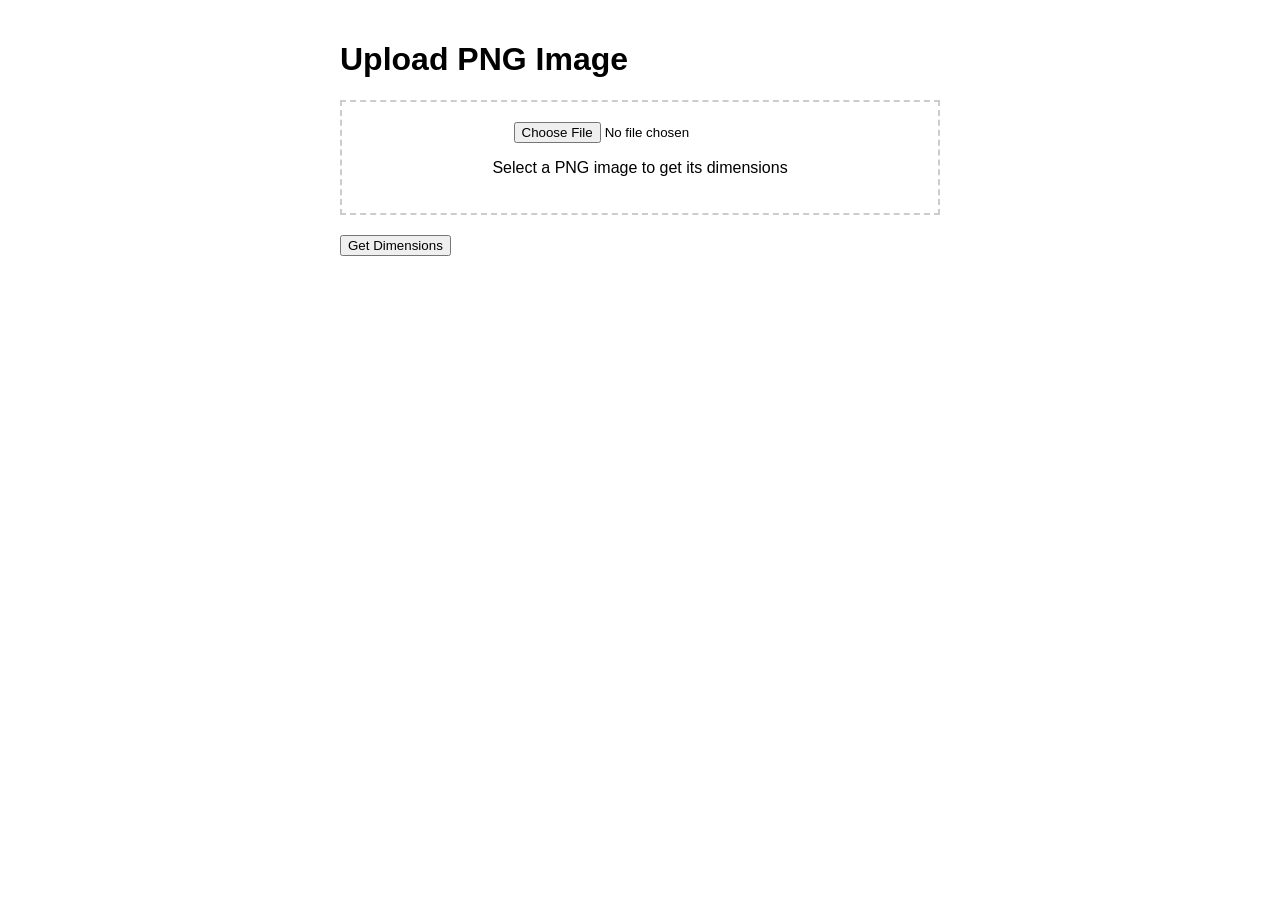
<file: img2size/index.html>
<!DOCTYPE html>
<html>
<head>
    <title>Image Size Detector</title>
    <style>
        body {
            font-family: Arial, sans-serif;
            max-width: 600px;
            margin: 0 auto;
            padding: 20px;
        }
        .upload-box {
            border: 2px dashed #ccc;
            padding: 20px;
            text-align: center;
            margin-bottom: 20px;
        }
        #result {
            margin-top: 20px;
            padding: 10px;
            border: 1px solid #ddd;
            display: none;
        }
    </style>
</head>
<body>
    <h1>Upload PNG Image</h1>
    <form id="uploadForm" enctype="multipart/form-data">
        <div class="upload-box">
            <input type="file" id="image" name="image" accept=".png" required>
            <p>Select a PNG image to get its dimensions</p>
        </div>
        <button type="submit">Get Dimensions</button>
    </form>
    
    <div id="result">
        <h3>Image Dimensions:</h3>
        <p>Width: <span id="width"></span>px</p>
        <p>Height: <span id="height"></span>px</p>
    </div>

    <script>
        document.getElementById('uploadForm').addEventListener('submit', async function(e) {
            e.preventDefault();
            
            const formData = new FormData();
            formData.append('image', document.getElementById('image').files[0]);
            
            try {
                const response = await fetch('/size2json', {
                    method: 'POST',
                    body: formData
                });
                
                const data = await response.json();
                
                if (data.width && data.height) {
                    document.getElementById('width').textContent = data.width;
                    document.getElementById('height').textContent = data.height;
                    document.getElementById('result').style.display = 'block';
                } else if (data.result) {
                    alert(data.result);
                }
            } catch (error) {
                alert('Error processing image');
            }
        });
    </script>
</body>
</html>
</file>
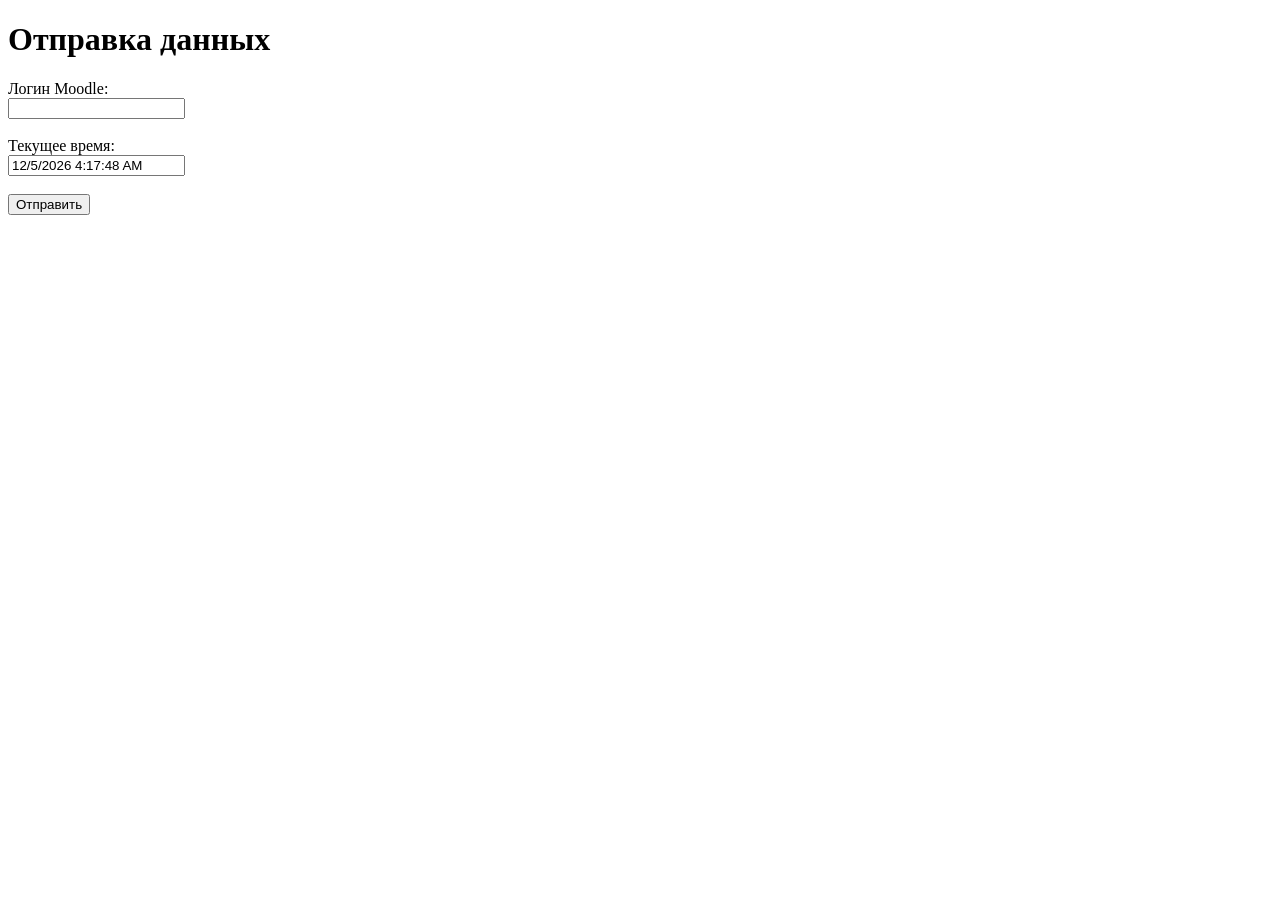
<file: comppract/Lr5/html/form.html>
<!DOCTYPE html>
<html>
<head>
    <title>Отправка данных</title>
    <meta charset="UTF-8">
</head>
<body>
    <h1>Отправка данных</h1>
    <form id="myForm" method="POST" action="/">
        <label for="login">Логин Moodle:</label><br>
        <input type="text" id="login" name="login" required><br><br>
        <label for="time">Текущее время:</label><br>
        <input type="text" id="time" name="time" readonly><br><br>
        <button type="submit">Отправить</button>
    </form>
    <div id="message"></div>

    <script>
        function updateTime() {
            const now = new Date();
            const formattedTime = now.toLocaleDateString() + ' ' + now.toLocaleTimeString();
            document.getElementById("time").value = formattedTime;
        }
        setInterval(updateTime, 1000);
        updateTime();

        document.getElementById("myForm").addEventListener("submit", function(event) {
            event.preventDefault(); // Предотвратить отправку формы по умолчанию

            const form = event.target; // Получаем форму
            const formData = new URLSearchParams(new FormData(form)); // Сериализуем данные формы

            fetch("/", {  // POST запрос к тому же адресу
                method: "POST",
                body: formData,
                headers: {
                    'Content-Type': 'application/x-www-form-urlencoded' // Важно
                }
            })
            .then(response => {
                if (response.ok) {
                    document.getElementById("message").innerText = "Данные успешно сохранены!";  // Отображаем сообщение
                } else {
                    document.getElementById("message").innerText = "Ошибка при отправке данных!";
                }
            })
            .catch(error => {
                console.error("Ошибка:", error);
                document.getElementById("message").innerText = "Произошла ошибка при отправке данных.";
            });
        });
    </script>
</body>
</html>
</file>
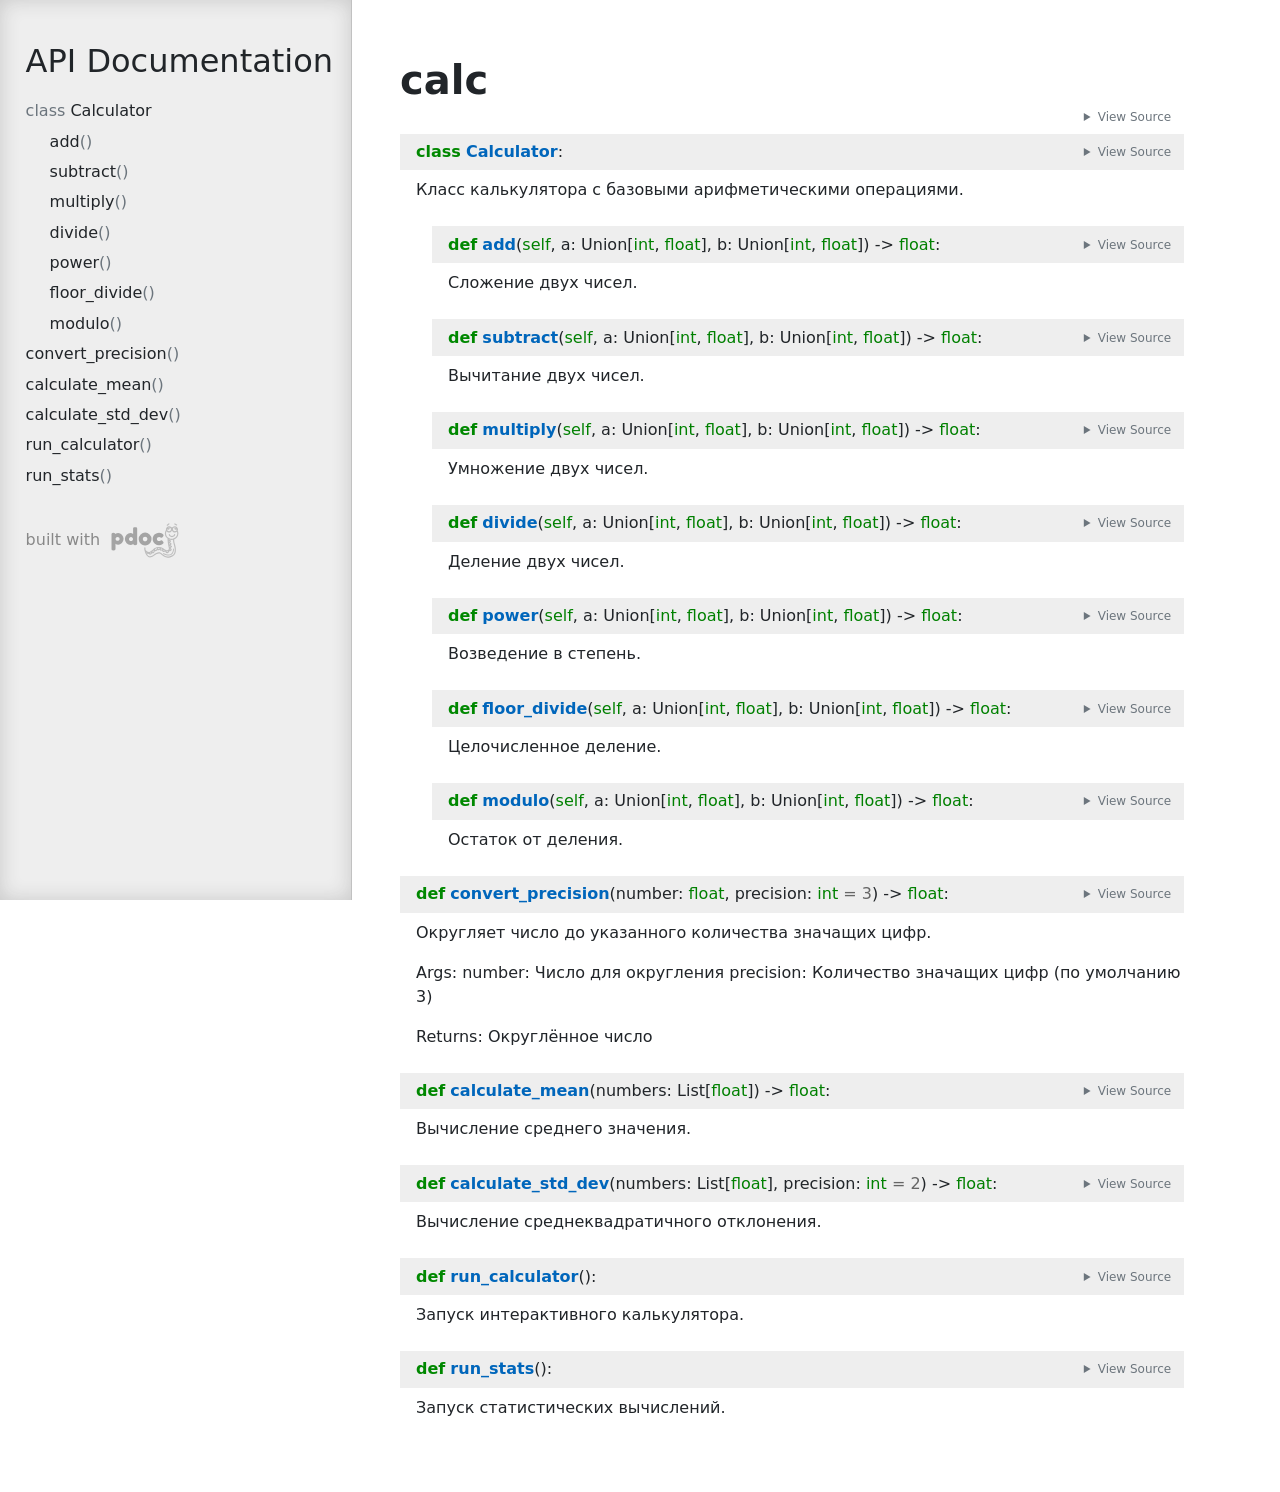
<file: LR17/calc/docs/calc.html>
<!doctype html>
<html lang="en">
<head>
    <meta charset="utf-8">
    <meta name="viewport" content="width=device-width, initial-scale=1">
    <meta name="generator" content="pdoc 15.0.4"/>
    <title>calc API documentation</title>

    <style>/*! * Bootstrap Reboot v5.0.0 (https://getbootstrap.com/) * Copyright 2011-2021 The Bootstrap Authors * Copyright 2011-2021 Twitter, Inc. * Licensed under MIT (https://github.com/twbs/bootstrap/blob/main/LICENSE) * Forked from Normalize.css, licensed MIT (https://github.com/necolas/normalize.css/blob/master/LICENSE.md) */*,::after,::before{box-sizing:border-box}@media (prefers-reduced-motion:no-preference){:root{scroll-behavior:smooth}}body{margin:0;font-family:system-ui,-apple-system,"Segoe UI",Roboto,"Helvetica Neue",Arial,"Noto Sans","Liberation Sans",sans-serif,"Apple Color Emoji","Segoe UI Emoji","Segoe UI Symbol","Noto Color Emoji";font-size:1rem;font-weight:400;line-height:1.5;color:#212529;background-color:#fff;-webkit-text-size-adjust:100%;-webkit-tap-highlight-color:transparent}hr{margin:1rem 0;color:inherit;background-color:currentColor;border:0;opacity:.25}hr:not([size]){height:1px}h1,h2,h3,h4,h5,h6{margin-top:0;margin-bottom:.5rem;font-weight:500;line-height:1.2}h1{font-size:calc(1.375rem + 1.5vw)}@media (min-width:1200px){h1{font-size:2.5rem}}h2{font-size:calc(1.325rem + .9vw)}@media (min-width:1200px){h2{font-size:2rem}}h3{font-size:calc(1.3rem + .6vw)}@media (min-width:1200px){h3{font-size:1.75rem}}h4{font-size:calc(1.275rem + .3vw)}@media (min-width:1200px){h4{font-size:1.5rem}}h5{font-size:1.25rem}h6{font-size:1rem}p{margin-top:0;margin-bottom:1rem}abbr[data-bs-original-title],abbr[title]{-webkit-text-decoration:underline dotted;text-decoration:underline dotted;cursor:help;-webkit-text-decoration-skip-ink:none;text-decoration-skip-ink:none}address{margin-bottom:1rem;font-style:normal;line-height:inherit}ol,ul{padding-left:2rem}dl,ol,ul{margin-top:0;margin-bottom:1rem}ol ol,ol ul,ul ol,ul ul{margin-bottom:0}dt{font-weight:700}dd{margin-bottom:.5rem;margin-left:0}blockquote{margin:0 0 1rem}b,strong{font-weight:bolder}small{font-size:.875em}mark{padding:.2em;background-color:#fcf8e3}sub,sup{position:relative;font-size:.75em;line-height:0;vertical-align:baseline}sub{bottom:-.25em}sup{top:-.5em}a{color:#0d6efd;text-decoration:underline}a:hover{color:#0a58ca}a:not([href]):not([class]),a:not([href]):not([class]):hover{color:inherit;text-decoration:none}code,kbd,pre,samp{font-family:SFMono-Regular,Menlo,Monaco,Consolas,"Liberation Mono","Courier New",monospace;font-size:1em;direction:ltr;unicode-bidi:bidi-override}pre{display:block;margin-top:0;margin-bottom:1rem;overflow:auto;font-size:.875em}pre code{font-size:inherit;color:inherit;word-break:normal}code{font-size:.875em;color:#d63384;word-wrap:break-word}a>code{color:inherit}kbd{padding:.2rem .4rem;font-size:.875em;color:#fff;background-color:#212529;border-radius:.2rem}kbd kbd{padding:0;font-size:1em;font-weight:700}figure{margin:0 0 1rem}img,svg{vertical-align:middle}table{caption-side:bottom;border-collapse:collapse}caption{padding-top:.5rem;padding-bottom:.5rem;color:#6c757d;text-align:left}th{text-align:inherit;text-align:-webkit-match-parent}tbody,td,tfoot,th,thead,tr{border-color:inherit;border-style:solid;border-width:0}label{display:inline-block}button{border-radius:0}button:focus:not(:focus-visible){outline:0}button,input,optgroup,select,textarea{margin:0;font-family:inherit;font-size:inherit;line-height:inherit}button,select{text-transform:none}[role=button]{cursor:pointer}select{word-wrap:normal}select:disabled{opacity:1}[list]::-webkit-calendar-picker-indicator{display:none}[type=button],[type=reset],[type=submit],button{-webkit-appearance:button}[type=button]:not(:disabled),[type=reset]:not(:disabled),[type=submit]:not(:disabled),button:not(:disabled){cursor:pointer}::-moz-focus-inner{padding:0;border-style:none}textarea{resize:vertical}fieldset{min-width:0;padding:0;margin:0;border:0}legend{float:left;width:100%;padding:0;margin-bottom:.5rem;font-size:calc(1.275rem + .3vw);line-height:inherit}@media (min-width:1200px){legend{font-size:1.5rem}}legend+*{clear:left}::-webkit-datetime-edit-day-field,::-webkit-datetime-edit-fields-wrapper,::-webkit-datetime-edit-hour-field,::-webkit-datetime-edit-minute,::-webkit-datetime-edit-month-field,::-webkit-datetime-edit-text,::-webkit-datetime-edit-year-field{padding:0}::-webkit-inner-spin-button{height:auto}[type=search]{outline-offset:-2px;-webkit-appearance:textfield}::-webkit-search-decoration{-webkit-appearance:none}::-webkit-color-swatch-wrapper{padding:0}::file-selector-button{font:inherit}::-webkit-file-upload-button{font:inherit;-webkit-appearance:button}output{display:inline-block}iframe{border:0}summary{display:list-item;cursor:pointer}progress{vertical-align:baseline}[hidden]{display:none!important}</style>
    <style>/*! syntax-highlighting.css */pre{line-height:125%;}span.linenos{color:inherit; background-color:transparent; padding-left:5px; padding-right:20px;}.pdoc-code .hll{background-color:#ffffcc}.pdoc-code{background:#f8f8f8;}.pdoc-code .c{color:#3D7B7B; font-style:italic}.pdoc-code .err{border:1px solid #FF0000}.pdoc-code .k{color:#008000; font-weight:bold}.pdoc-code .o{color:#666666}.pdoc-code .ch{color:#3D7B7B; font-style:italic}.pdoc-code .cm{color:#3D7B7B; font-style:italic}.pdoc-code .cp{color:#9C6500}.pdoc-code .cpf{color:#3D7B7B; font-style:italic}.pdoc-code .c1{color:#3D7B7B; font-style:italic}.pdoc-code .cs{color:#3D7B7B; font-style:italic}.pdoc-code .gd{color:#A00000}.pdoc-code .ge{font-style:italic}.pdoc-code .gr{color:#E40000}.pdoc-code .gh{color:#000080; font-weight:bold}.pdoc-code .gi{color:#008400}.pdoc-code .go{color:#717171}.pdoc-code .gp{color:#000080; font-weight:bold}.pdoc-code .gs{font-weight:bold}.pdoc-code .gu{color:#800080; font-weight:bold}.pdoc-code .gt{color:#0044DD}.pdoc-code .kc{color:#008000; font-weight:bold}.pdoc-code .kd{color:#008000; font-weight:bold}.pdoc-code .kn{color:#008000; font-weight:bold}.pdoc-code .kp{color:#008000}.pdoc-code .kr{color:#008000; font-weight:bold}.pdoc-code .kt{color:#B00040}.pdoc-code .m{color:#666666}.pdoc-code .s{color:#BA2121}.pdoc-code .na{color:#687822}.pdoc-code .nb{color:#008000}.pdoc-code .nc{color:#0000FF; font-weight:bold}.pdoc-code .no{color:#880000}.pdoc-code .nd{color:#AA22FF}.pdoc-code .ni{color:#717171; font-weight:bold}.pdoc-code .ne{color:#CB3F38; font-weight:bold}.pdoc-code .nf{color:#0000FF}.pdoc-code .nl{color:#767600}.pdoc-code .nn{color:#0000FF; font-weight:bold}.pdoc-code .nt{color:#008000; font-weight:bold}.pdoc-code .nv{color:#19177C}.pdoc-code .ow{color:#AA22FF; font-weight:bold}.pdoc-code .w{color:#bbbbbb}.pdoc-code .mb{color:#666666}.pdoc-code .mf{color:#666666}.pdoc-code .mh{color:#666666}.pdoc-code .mi{color:#666666}.pdoc-code .mo{color:#666666}.pdoc-code .sa{color:#BA2121}.pdoc-code .sb{color:#BA2121}.pdoc-code .sc{color:#BA2121}.pdoc-code .dl{color:#BA2121}.pdoc-code .sd{color:#BA2121; font-style:italic}.pdoc-code .s2{color:#BA2121}.pdoc-code .se{color:#AA5D1F; font-weight:bold}.pdoc-code .sh{color:#BA2121}.pdoc-code .si{color:#A45A77; font-weight:bold}.pdoc-code .sx{color:#008000}.pdoc-code .sr{color:#A45A77}.pdoc-code .s1{color:#BA2121}.pdoc-code .ss{color:#19177C}.pdoc-code .bp{color:#008000}.pdoc-code .fm{color:#0000FF}.pdoc-code .vc{color:#19177C}.pdoc-code .vg{color:#19177C}.pdoc-code .vi{color:#19177C}.pdoc-code .vm{color:#19177C}.pdoc-code .il{color:#666666}</style>
    <style>/*! theme.css */:root{--pdoc-background:#fff;}.pdoc{--text:#212529;--muted:#6c757d;--link:#3660a5;--link-hover:#1659c5;--code:#f8f8f8;--active:#fff598;--accent:#eee;--accent2:#c1c1c1;--nav-hover:rgba(255, 255, 255, 0.5);--name:#0066BB;--def:#008800;--annotation:#007020;}</style>
    <style>/*! layout.css */html, body{width:100%;height:100%;}html, main{scroll-behavior:smooth;}body{background-color:var(--pdoc-background);}@media (max-width:769px){#navtoggle{cursor:pointer;position:absolute;width:50px;height:40px;top:1rem;right:1rem;border-color:var(--text);color:var(--text);display:flex;opacity:0.8;z-index:999;}#navtoggle:hover{opacity:1;}#togglestate + div{display:none;}#togglestate:checked + div{display:inherit;}main, header{padding:2rem 3vw;}header + main{margin-top:-3rem;}.git-button{display:none !important;}nav input[type="search"]{max-width:77%;}nav input[type="search"]:first-child{margin-top:-6px;}nav input[type="search"]:valid ~ *{display:none !important;}}@media (min-width:770px){:root{--sidebar-width:clamp(12.5rem, 28vw, 22rem);}nav{position:fixed;overflow:auto;height:100vh;width:var(--sidebar-width);}main, header{padding:3rem 2rem 3rem calc(var(--sidebar-width) + 3rem);width:calc(54rem + var(--sidebar-width));max-width:100%;}header + main{margin-top:-4rem;}#navtoggle{display:none;}}#togglestate{position:absolute;height:0;opacity:0;}nav.pdoc{--pad:clamp(0.5rem, 2vw, 1.75rem);--indent:1.5rem;background-color:var(--accent);border-right:1px solid var(--accent2);box-shadow:0 0 20px rgba(50, 50, 50, .2) inset;padding:0 0 0 var(--pad);overflow-wrap:anywhere;scrollbar-width:thin; scrollbar-color:var(--accent2) transparent; z-index:1}nav.pdoc::-webkit-scrollbar{width:.4rem; }nav.pdoc::-webkit-scrollbar-thumb{background-color:var(--accent2); }nav.pdoc > div{padding:var(--pad) 0;}nav.pdoc .module-list-button{display:inline-flex;align-items:center;color:var(--text);border-color:var(--muted);margin-bottom:1rem;}nav.pdoc .module-list-button:hover{border-color:var(--text);}nav.pdoc input[type=search]{display:block;outline-offset:0;width:calc(100% - var(--pad));}nav.pdoc .logo{max-width:calc(100% - var(--pad));max-height:35vh;display:block;margin:0 auto 1rem;transform:translate(calc(-.5 * var(--pad)), 0);}nav.pdoc ul{list-style:none;padding-left:0;}nav.pdoc > div > ul{margin-left:calc(0px - var(--pad));}nav.pdoc li a{padding:.2rem 0 .2rem calc(var(--pad) + var(--indent));}nav.pdoc > div > ul > li > a{padding-left:var(--pad);}nav.pdoc li{transition:all 100ms;}nav.pdoc li:hover{background-color:var(--nav-hover);}nav.pdoc a, nav.pdoc a:hover{color:var(--text);}nav.pdoc a{display:block;}nav.pdoc > h2:first-of-type{margin-top:1.5rem;}nav.pdoc .class:before{content:"class ";color:var(--muted);}nav.pdoc .function:after{content:"()";color:var(--muted);}nav.pdoc footer:before{content:"";display:block;width:calc(100% - var(--pad));border-top:solid var(--accent2) 1px;margin-top:1.5rem;padding-top:.5rem;}nav.pdoc footer{font-size:small;}</style>
    <style>/*! content.css */.pdoc{color:var(--text);box-sizing:border-box;line-height:1.5;background:none;}.pdoc .pdoc-button{cursor:pointer;display:inline-block;border:solid black 1px;border-radius:2px;font-size:.75rem;padding:calc(0.5em - 1px) 1em;transition:100ms all;}.pdoc .alert{padding:1rem 1rem 1rem calc(1.5rem + 24px);border:1px solid transparent;border-radius:.25rem;background-repeat:no-repeat;background-position:.75rem center;margin-bottom:1rem;}.pdoc .alert > em{display:none;}.pdoc .alert > *:last-child{margin-bottom:0;}.pdoc .alert.note{color:#084298;background-color:#cfe2ff;border-color:#b6d4fe;background-image:url("data:image/svg+xml,%3Csvg%20xmlns%3D%22http%3A//www.w3.org/2000/svg%22%20width%3D%2224%22%20height%3D%2224%22%20fill%3D%22%23084298%22%20viewBox%3D%220%200%2016%2016%22%3E%3Cpath%20d%3D%22M8%2016A8%208%200%201%200%208%200a8%208%200%200%200%200%2016zm.93-9.412-1%204.705c-.07.34.029.533.304.533.194%200%20.487-.07.686-.246l-.088.416c-.287.346-.92.598-1.465.598-.703%200-1.002-.422-.808-1.319l.738-3.468c.064-.293.006-.399-.287-.47l-.451-.081.082-.381%202.29-.287zM8%205.5a1%201%200%201%201%200-2%201%201%200%200%201%200%202z%22/%3E%3C/svg%3E");}.pdoc .alert.tip{color:#0a3622;background-color:#d1e7dd;border-color:#a3cfbb;background-image:url("data:image/svg+xml,%3Csvg%20xmlns%3D%22http%3A//www.w3.org/2000/svg%22%20width%3D%2224%22%20height%3D%2224%22%20fill%3D%22%230a3622%22%20viewBox%3D%220%200%2016%2016%22%3E%3Cpath%20d%3D%22M2%206a6%206%200%201%201%2010.174%204.31c-.203.196-.359.4-.453.619l-.762%201.769A.5.5%200%200%201%2010.5%2013a.5.5%200%200%201%200%201%20.5.5%200%200%201%200%201l-.224.447a1%201%200%200%201-.894.553H6.618a1%201%200%200%201-.894-.553L5.5%2015a.5.5%200%200%201%200-1%20.5.5%200%200%201%200-1%20.5.5%200%200%201-.46-.302l-.761-1.77a2%202%200%200%200-.453-.618A5.98%205.98%200%200%201%202%206m6-5a5%205%200%200%200-3.479%208.592c.263.254.514.564.676.941L5.83%2012h4.342l.632-1.467c.162-.377.413-.687.676-.941A5%205%200%200%200%208%201%22/%3E%3C/svg%3E");}.pdoc .alert.important{color:#055160;background-color:#cff4fc;border-color:#9eeaf9;background-image:url("data:image/svg+xml,%3Csvg%20xmlns%3D%22http%3A//www.w3.org/2000/svg%22%20width%3D%2224%22%20height%3D%2224%22%20fill%3D%22%23055160%22%20viewBox%3D%220%200%2016%2016%22%3E%3Cpath%20d%3D%22M2%200a2%202%200%200%200-2%202v12a2%202%200%200%200%202%202h12a2%202%200%200%200%202-2V2a2%202%200%200%200-2-2zm6%204c.535%200%20.954.462.9.995l-.35%203.507a.552.552%200%200%201-1.1%200L7.1%204.995A.905.905%200%200%201%208%204m.002%206a1%201%200%201%201%200%202%201%201%200%200%201%200-2%22/%3E%3C/svg%3E");}.pdoc .alert.warning{color:#664d03;background-color:#fff3cd;border-color:#ffecb5;background-image:url("data:image/svg+xml,%3Csvg%20xmlns%3D%22http%3A//www.w3.org/2000/svg%22%20width%3D%2224%22%20height%3D%2224%22%20fill%3D%22%23664d03%22%20viewBox%3D%220%200%2016%2016%22%3E%3Cpath%20d%3D%22M8.982%201.566a1.13%201.13%200%200%200-1.96%200L.165%2013.233c-.457.778.091%201.767.98%201.767h13.713c.889%200%201.438-.99.98-1.767L8.982%201.566zM8%205c.535%200%20.954.462.9.995l-.35%203.507a.552.552%200%200%201-1.1%200L7.1%205.995A.905.905%200%200%201%208%205zm.002%206a1%201%200%201%201%200%202%201%201%200%200%201%200-2z%22/%3E%3C/svg%3E");}.pdoc .alert.caution{color:#842029;background-color:#f8d7da;border-color:#f5c2c7;background-image:url("data:image/svg+xml,%3Csvg%20xmlns%3D%22http%3A//www.w3.org/2000/svg%22%20width%3D%2224%22%20height%3D%2224%22%20fill%3D%22%23842029%22%20viewBox%3D%220%200%2016%2016%22%3E%3Cpath%20d%3D%22M11.46.146A.5.5%200%200%200%2011.107%200H4.893a.5.5%200%200%200-.353.146L.146%204.54A.5.5%200%200%200%200%204.893v6.214a.5.5%200%200%200%20.146.353l4.394%204.394a.5.5%200%200%200%20.353.146h6.214a.5.5%200%200%200%20.353-.146l4.394-4.394a.5.5%200%200%200%20.146-.353V4.893a.5.5%200%200%200-.146-.353zM8%204c.535%200%20.954.462.9.995l-.35%203.507a.552.552%200%200%201-1.1%200L7.1%204.995A.905.905%200%200%201%208%204m.002%206a1%201%200%201%201%200%202%201%201%200%200%201%200-2%22/%3E%3C/svg%3E");}.pdoc .alert.danger{color:#842029;background-color:#f8d7da;border-color:#f5c2c7;background-image:url("data:image/svg+xml,%3Csvg%20xmlns%3D%22http%3A//www.w3.org/2000/svg%22%20width%3D%2224%22%20height%3D%2224%22%20fill%3D%22%23842029%22%20viewBox%3D%220%200%2016%2016%22%3E%3Cpath%20d%3D%22M5.52.359A.5.5%200%200%201%206%200h4a.5.5%200%200%201%20.474.658L8.694%206H12.5a.5.5%200%200%201%20.395.807l-7%209a.5.5%200%200%201-.873-.454L6.823%209.5H3.5a.5.5%200%200%201-.48-.641l2.5-8.5z%22/%3E%3C/svg%3E");}.pdoc .visually-hidden{position:absolute !important;width:1px !important;height:1px !important;padding:0 !important;margin:-1px !important;overflow:hidden !important;clip:rect(0, 0, 0, 0) !important;white-space:nowrap !important;border:0 !important;}.pdoc h1, .pdoc h2, .pdoc h3{font-weight:300;margin:.3em 0;padding:.2em 0;}.pdoc > section:not(.module-info) h1{font-size:1.5rem;font-weight:500;}.pdoc > section:not(.module-info) h2{font-size:1.4rem;font-weight:500;}.pdoc > section:not(.module-info) h3{font-size:1.3rem;font-weight:500;}.pdoc > section:not(.module-info) h4{font-size:1.2rem;}.pdoc > section:not(.module-info) h5{font-size:1.1rem;}.pdoc a{text-decoration:none;color:var(--link);}.pdoc a:hover{color:var(--link-hover);}.pdoc blockquote{margin-left:2rem;}.pdoc pre{border-top:1px solid var(--accent2);border-bottom:1px solid var(--accent2);margin-top:0;margin-bottom:1em;padding:.5rem 0 .5rem .5rem;overflow-x:auto;background-color:var(--code);}.pdoc code{color:var(--text);padding:.2em .4em;margin:0;font-size:85%;background-color:var(--accent);border-radius:6px;}.pdoc a > code{color:inherit;}.pdoc pre > code{display:inline-block;font-size:inherit;background:none;border:none;padding:0;}.pdoc > section:not(.module-info){margin-bottom:1.5rem;}.pdoc .modulename{margin-top:0;font-weight:bold;}.pdoc .modulename a{color:var(--link);transition:100ms all;}.pdoc .git-button{float:right;border:solid var(--link) 1px;}.pdoc .git-button:hover{background-color:var(--link);color:var(--pdoc-background);}.view-source-toggle-state,.view-source-toggle-state ~ .pdoc-code{display:none;}.view-source-toggle-state:checked ~ .pdoc-code{display:block;}.view-source-button{display:inline-block;float:right;font-size:.75rem;line-height:1.5rem;color:var(--muted);padding:0 .4rem 0 1.3rem;cursor:pointer;text-indent:-2px;}.view-source-button > span{visibility:hidden;}.module-info .view-source-button{float:none;display:flex;justify-content:flex-end;margin:-1.2rem .4rem -.2rem 0;}.view-source-button::before{position:absolute;content:"View Source";display:list-item;list-style-type:disclosure-closed;}.view-source-toggle-state:checked ~ .attr .view-source-button::before,.view-source-toggle-state:checked ~ .view-source-button::before{list-style-type:disclosure-open;}.pdoc .docstring{margin-bottom:1.5rem;}.pdoc section:not(.module-info) .docstring{margin-left:clamp(0rem, 5vw - 2rem, 1rem);}.pdoc .docstring .pdoc-code{margin-left:1em;margin-right:1em;}.pdoc h1:target,.pdoc h2:target,.pdoc h3:target,.pdoc h4:target,.pdoc h5:target,.pdoc h6:target,.pdoc .pdoc-code > pre > span:target{background-color:var(--active);box-shadow:-1rem 0 0 0 var(--active);}.pdoc .pdoc-code > pre > span:target{display:block;}.pdoc div:target > .attr,.pdoc section:target > .attr,.pdoc dd:target > a{background-color:var(--active);}.pdoc *{scroll-margin:2rem;}.pdoc .pdoc-code .linenos{user-select:none;}.pdoc .attr:hover{filter:contrast(0.95);}.pdoc section, .pdoc .classattr{position:relative;}.pdoc .headerlink{--width:clamp(1rem, 3vw, 2rem);position:absolute;top:0;left:calc(0rem - var(--width));transition:all 100ms ease-in-out;opacity:0;}.pdoc .headerlink::before{content:"#";display:block;text-align:center;width:var(--width);height:2.3rem;line-height:2.3rem;font-size:1.5rem;}.pdoc .attr:hover ~ .headerlink,.pdoc *:target > .headerlink,.pdoc .headerlink:hover{opacity:1;}.pdoc .attr{display:block;margin:.5rem 0 .5rem;padding:.4rem .4rem .4rem 1rem;background-color:var(--accent);overflow-x:auto;}.pdoc .classattr{margin-left:2rem;}.pdoc .decorator-deprecated{color:#842029;}.pdoc .decorator-deprecated ~ span{filter:grayscale(1) opacity(0.8);}.pdoc .name{color:var(--name);font-weight:bold;}.pdoc .def{color:var(--def);font-weight:bold;}.pdoc .signature{background-color:transparent;}.pdoc .param, .pdoc .return-annotation{white-space:pre;}.pdoc .signature.multiline .param{display:block;}.pdoc .signature.condensed .param{display:inline-block;}.pdoc .annotation{color:var(--annotation);}.pdoc .view-value-toggle-state,.pdoc .view-value-toggle-state ~ .default_value{display:none;}.pdoc .view-value-toggle-state:checked ~ .default_value{display:inherit;}.pdoc .view-value-button{font-size:.5rem;vertical-align:middle;border-style:dashed;margin-top:-0.1rem;}.pdoc .view-value-button:hover{background:white;}.pdoc .view-value-button::before{content:"show";text-align:center;width:2.2em;display:inline-block;}.pdoc .view-value-toggle-state:checked ~ .view-value-button::before{content:"hide";}.pdoc .inherited{margin-left:2rem;}.pdoc .inherited dt{font-weight:700;}.pdoc .inherited dt, .pdoc .inherited dd{display:inline;margin-left:0;margin-bottom:.5rem;}.pdoc .inherited dd:not(:last-child):after{content:", ";}.pdoc .inherited .class:before{content:"class ";}.pdoc .inherited .function a:after{content:"()";}.pdoc .search-result .docstring{overflow:auto;max-height:25vh;}.pdoc .search-result.focused > .attr{background-color:var(--active);}.pdoc .attribution{margin-top:2rem;display:block;opacity:0.5;transition:all 200ms;filter:grayscale(100%);}.pdoc .attribution:hover{opacity:1;filter:grayscale(0%);}.pdoc .attribution img{margin-left:5px;height:35px;vertical-align:middle;width:70px;transition:all 200ms;}.pdoc table{display:block;width:max-content;max-width:100%;overflow:auto;margin-bottom:1rem;}.pdoc table th{font-weight:600;}.pdoc table th, .pdoc table td{padding:6px 13px;border:1px solid var(--accent2);}</style>
    <style>/*! custom.css */</style></head>
<body>
    <nav class="pdoc">
        <label id="navtoggle" for="togglestate" class="pdoc-button"><svg xmlns='http://www.w3.org/2000/svg' viewBox='0 0 30 30'><path stroke-linecap='round' stroke="currentColor" stroke-miterlimit='10' stroke-width='2' d='M4 7h22M4 15h22M4 23h22'/></svg></label>
        <input id="togglestate" type="checkbox" aria-hidden="true" tabindex="-1">
        <div>




            <h2>API Documentation</h2>
                <ul class="memberlist">
            <li>
                    <a class="class" href="#Calculator">Calculator</a>
                            <ul class="memberlist">
                        <li>
                                <a class="function" href="#Calculator.add">add</a>
                        </li>
                        <li>
                                <a class="function" href="#Calculator.subtract">subtract</a>
                        </li>
                        <li>
                                <a class="function" href="#Calculator.multiply">multiply</a>
                        </li>
                        <li>
                                <a class="function" href="#Calculator.divide">divide</a>
                        </li>
                        <li>
                                <a class="function" href="#Calculator.power">power</a>
                        </li>
                        <li>
                                <a class="function" href="#Calculator.floor_divide">floor_divide</a>
                        </li>
                        <li>
                                <a class="function" href="#Calculator.modulo">modulo</a>
                        </li>
                </ul>

            </li>
            <li>
                    <a class="function" href="#convert_precision">convert_precision</a>
            </li>
            <li>
                    <a class="function" href="#calculate_mean">calculate_mean</a>
            </li>
            <li>
                    <a class="function" href="#calculate_std_dev">calculate_std_dev</a>
            </li>
            <li>
                    <a class="function" href="#run_calculator">run_calculator</a>
            </li>
            <li>
                    <a class="function" href="#run_stats">run_stats</a>
            </li>
    </ul>



        <a class="attribution" title="pdoc: Python API documentation generator" href="https://pdoc.dev" target="_blank">
            built with <span class="visually-hidden">pdoc</span><img
                alt="pdoc logo"
                src="data:image/svg+xml,%3Csvg%20xmlns%3D%22http%3A//www.w3.org/2000/svg%22%20role%3D%22img%22%20aria-label%3D%22pdoc%20logo%22%20width%3D%22300%22%20height%3D%22150%22%20viewBox%3D%22-1%200%2060%2030%22%3E%3Ctitle%3Epdoc%3C/title%3E%3Cpath%20d%3D%22M29.621%2021.293c-.011-.273-.214-.475-.511-.481a.5.5%200%200%200-.489.503l-.044%201.393c-.097.551-.695%201.215-1.566%201.704-.577.428-1.306.486-2.193.182-1.426-.617-2.467-1.654-3.304-2.487l-.173-.172a3.43%203.43%200%200%200-.365-.306.49.49%200%200%200-.286-.196c-1.718-1.06-4.931-1.47-7.353.191l-.219.15c-1.707%201.187-3.413%202.131-4.328%201.03-.02-.027-.49-.685-.141-1.763.233-.721.546-2.408.772-4.076.042-.09.067-.187.046-.288.166-1.347.277-2.625.241-3.351%201.378-1.008%202.271-2.586%202.271-4.362%200-.976-.272-1.935-.788-2.774-.057-.094-.122-.18-.184-.268.033-.167.052-.339.052-.516%200-1.477-1.202-2.679-2.679-2.679-.791%200-1.496.352-1.987.9a6.3%206.3%200%200%200-1.001.029c-.492-.564-1.207-.929-2.012-.929-1.477%200-2.679%201.202-2.679%202.679A2.65%202.65%200%200%200%20.97%206.554c-.383.747-.595%201.572-.595%202.41%200%202.311%201.507%204.29%203.635%205.107-.037.699-.147%202.27-.423%203.294l-.137.461c-.622%202.042-2.515%208.257%201.727%2010.643%201.614.908%203.06%201.248%204.317%201.248%202.665%200%204.492-1.524%205.322-2.401%201.476-1.559%202.886-1.854%206.491.82%201.877%201.393%203.514%201.753%204.861%201.068%202.223-1.713%202.811-3.867%203.399-6.374.077-.846.056-1.469.054-1.537zm-4.835%204.313c-.054.305-.156.586-.242.629-.034-.007-.131-.022-.307-.157-.145-.111-.314-.478-.456-.908.221.121.432.25.675.355.115.039.219.051.33.081zm-2.251-1.238c-.05.33-.158.648-.252.694-.022.001-.125-.018-.307-.157-.217-.166-.488-.906-.639-1.573.358.344.754.693%201.198%201.036zm-3.887-2.337c-.006-.116-.018-.231-.041-.342.635.145%201.189.368%201.599.625.097.231.166.481.174.642-.03.049-.055.101-.067.158-.046.013-.128.026-.298.004-.278-.037-.901-.57-1.367-1.087zm-1.127-.497c.116.306.176.625.12.71-.019.014-.117.045-.345.016-.206-.027-.604-.332-.986-.695.41-.051.816-.056%201.211-.031zm-4.535%201.535c.209.22.379.47.358.598-.006.041-.088.138-.351.234-.144.055-.539-.063-.979-.259a11.66%2011.66%200%200%200%20.972-.573zm.983-.664c.359-.237.738-.418%201.126-.554.25.237.479.548.457.694-.006.042-.087.138-.351.235-.174.064-.694-.105-1.232-.375zm-3.381%201.794c-.022.145-.061.29-.149.401-.133.166-.358.248-.69.251h-.002c-.133%200-.306-.26-.45-.621.417.091.854.07%201.291-.031zm-2.066-8.077a4.78%204.78%200%200%201-.775-.584c.172-.115.505-.254.88-.378l-.105.962zm-.331%202.302a10.32%2010.32%200%200%201-.828-.502c.202-.143.576-.328.984-.49l-.156.992zm-.45%202.157l-.701-.403c.214-.115.536-.249.891-.376a11.57%2011.57%200%200%201-.19.779zm-.181%201.716c.064.398.194.702.298.893-.194-.051-.435-.162-.736-.398.061-.119.224-.3.438-.495zM8.87%204.141c0%20.152-.123.276-.276.276s-.275-.124-.275-.276.123-.276.276-.276.275.124.275.276zm-.735-.389a1.15%201.15%200%200%200-.314.783%201.16%201.16%200%200%200%201.162%201.162c.457%200%20.842-.27%201.032-.653.026.117.042.238.042.362a1.68%201.68%200%200%201-1.679%201.679%201.68%201.68%200%200%201-1.679-1.679c0-.843.626-1.535%201.436-1.654zM5.059%205.406A1.68%201.68%200%200%201%203.38%207.085a1.68%201.68%200%200%201-1.679-1.679c0-.037.009-.072.011-.109.21.3.541.508.935.508a1.16%201.16%200%200%200%201.162-1.162%201.14%201.14%200%200%200-.474-.912c.015%200%20.03-.005.045-.005.926.001%201.679.754%201.679%201.68zM3.198%204.141c0%20.152-.123.276-.276.276s-.275-.124-.275-.276.123-.276.276-.276.275.124.275.276zM1.375%208.964c0-.52.103-1.035.288-1.52.466.394%201.06.64%201.717.64%201.144%200%202.116-.725%202.499-1.738.383%201.012%201.355%201.738%202.499%201.738.867%200%201.631-.421%202.121-1.062.307.605.478%201.267.478%201.942%200%202.486-2.153%204.51-4.801%204.51s-4.801-2.023-4.801-4.51zm24.342%2019.349c-.985.498-2.267.168-3.813-.979-3.073-2.281-5.453-3.199-7.813-.705-1.315%201.391-4.163%203.365-8.423.97-3.174-1.786-2.239-6.266-1.261-9.479l.146-.492c.276-1.02.395-2.457.444-3.268a6.11%206.11%200%200%200%201.18.115%206.01%206.01%200%200%200%202.536-.562l-.006.175c-.802.215-1.848.612-2.021%201.25-.079.295.021.601.274.837.219.203.415.364.598.501-.667.304-1.243.698-1.311%201.179-.02.144-.022.507.393.787.213.144.395.26.564.365-1.285.521-1.361.96-1.381%201.126-.018.142-.011.496.427.746l.854.489c-.473.389-.971.914-.999%201.429-.018.278.095.532.316.713.675.556%201.231.721%201.653.721.059%200%20.104-.014.158-.02.207.707.641%201.64%201.513%201.64h.013c.8-.008%201.236-.345%201.462-.626.173-.216.268-.457.325-.692.424.195.93.374%201.372.374.151%200%20.294-.021.423-.068.732-.27.944-.704.993-1.021.009-.061.003-.119.002-.179.266.086.538.147.789.147.15%200%20.294-.021.423-.069.542-.2.797-.489.914-.754.237.147.478.258.704.288.106.014.205.021.296.021.356%200%20.595-.101.767-.229.438.435%201.094.992%201.656%201.067.106.014.205.021.296.021a1.56%201.56%200%200%200%20.323-.035c.17.575.453%201.289.866%201.605.358.273.665.362.914.362a.99.99%200%200%200%20.421-.093%201.03%201.03%200%200%200%20.245-.164c.168.428.39.846.68%201.068.358.273.665.362.913.362a.99.99%200%200%200%20.421-.093c.317-.148.512-.448.639-.762.251.157.495.257.726.257.127%200%20.25-.024.37-.071.427-.17.706-.617.841-1.314.022-.015.047-.022.068-.038.067-.051.133-.104.196-.159-.443%201.486-1.107%202.761-2.086%203.257zM8.66%209.925a.5.5%200%201%200-1%200c0%20.653-.818%201.205-1.787%201.205s-1.787-.552-1.787-1.205a.5.5%200%201%200-1%200c0%201.216%201.25%202.205%202.787%202.205s2.787-.989%202.787-2.205zm4.4%2015.965l-.208.097c-2.661%201.258-4.708%201.436-6.086.527-1.542-1.017-1.88-3.19-1.844-4.198a.4.4%200%200%200-.385-.414c-.242-.029-.406.164-.414.385-.046%201.249.367%203.686%202.202%204.896.708.467%201.547.7%202.51.7%201.248%200%202.706-.392%204.362-1.174l.185-.086a.4.4%200%200%200%20.205-.527c-.089-.204-.326-.291-.527-.206zM9.547%202.292c.093.077.205.114.317.114a.5.5%200%200%200%20.318-.886L8.817.397a.5.5%200%200%200-.703.068.5.5%200%200%200%20.069.703l1.364%201.124zm-7.661-.065c.086%200%20.173-.022.253-.068l1.523-.893a.5.5%200%200%200-.506-.863l-1.523.892a.5.5%200%200%200-.179.685c.094.158.261.247.432.247z%22%20transform%3D%22matrix%28-1%200%200%201%2058%200%29%22%20fill%3D%22%233bb300%22/%3E%3Cpath%20d%3D%22M.3%2021.86V10.18q0-.46.02-.68.04-.22.18-.5.28-.54%201.34-.54%201.06%200%201.42.28.38.26.44.78.76-1.04%202.38-1.04%201.64%200%203.1%201.54%201.46%201.54%201.46%203.58%200%202.04-1.46%203.58-1.44%201.54-3.08%201.54-1.64%200-2.38-.92v4.04q0%20.46-.04.68-.02.22-.18.5-.14.3-.5.42-.36.12-.98.12-.62%200-1-.12-.36-.12-.52-.4-.14-.28-.18-.5-.02-.22-.02-.68zm3.96-9.42q-.46.54-.46%201.18%200%20.64.46%201.18.48.52%201.2.52.74%200%201.24-.52.52-.52.52-1.18%200-.66-.48-1.18-.48-.54-1.26-.54-.76%200-1.22.54zm14.741-8.36q.16-.3.54-.42.38-.12%201-.12.64%200%201.02.12.38.12.52.42.16.3.18.54.04.22.04.68v11.94q0%20.46-.04.7-.02.22-.18.5-.3.54-1.7.54-1.38%200-1.54-.98-.84.96-2.34.96-1.8%200-3.28-1.56-1.48-1.58-1.48-3.66%200-2.1%201.48-3.68%201.5-1.58%203.28-1.58%201.48%200%202.3%201v-4.2q0-.46.02-.68.04-.24.18-.52zm-3.24%2010.86q.52.54%201.26.54.74%200%201.22-.54.5-.54.5-1.18%200-.66-.48-1.22-.46-.56-1.26-.56-.8%200-1.28.56-.48.54-.48%201.2%200%20.66.52%201.2zm7.833-1.2q0-2.4%201.68-3.96%201.68-1.56%203.84-1.56%202.16%200%203.82%201.56%201.66%201.54%201.66%203.94%200%201.66-.86%202.96-.86%201.28-2.1%201.9-1.22.6-2.54.6-1.32%200-2.56-.64-1.24-.66-2.1-1.92-.84-1.28-.84-2.88zm4.18%201.44q.64.48%201.3.48.66%200%201.32-.5.66-.5.66-1.48%200-.98-.62-1.46-.62-.48-1.34-.48-.72%200-1.34.5-.62.5-.62%201.48%200%20.96.64%201.46zm11.412-1.44q0%20.84.56%201.32.56.46%201.18.46.64%200%201.18-.36.56-.38.9-.38.6%200%201.46%201.06.46.58.46%201.04%200%20.76-1.1%201.42-1.14.8-2.8.8-1.86%200-3.58-1.34-.82-.64-1.34-1.7-.52-1.08-.52-2.36%200-1.3.52-2.34.52-1.06%201.34-1.7%201.66-1.32%203.54-1.32.76%200%201.48.22.72.2%201.06.4l.32.2q.36.24.56.38.52.4.52.92%200%20.5-.42%201.14-.72%201.1-1.38%201.1-.38%200-1.08-.44-.36-.34-1.04-.34-.66%200-1.24.48-.58.48-.58%201.34z%22%20fill%3D%22green%22/%3E%3C/svg%3E"/>
        </a>
</div>
    </nav>
    <main class="pdoc">
            <section class="module-info">
                    <h1 class="modulename">
calc    </h1>

                
                        <input id="mod-calc-view-source" class="view-source-toggle-state" type="checkbox" aria-hidden="true" tabindex="-1">

                        <label class="view-source-button" for="mod-calc-view-source"><span>View Source</span></label>

                        <div class="pdoc-code codehilite"><pre><span></span><span id="L-1"><a href="#L-1"><span class="linenos"> 1</span></a><span class="kn">from</span><span class="w"> </span><span class="nn">.core</span><span class="w"> </span><span class="kn">import</span> <span class="n">Calculator</span><span class="p">,</span> <span class="n">convert_precision</span>
</span><span id="L-2"><a href="#L-2"><span class="linenos"> 2</span></a><span class="kn">from</span><span class="w"> </span><span class="nn">.stats</span><span class="w"> </span><span class="kn">import</span> <span class="n">calculate_mean</span><span class="p">,</span> <span class="n">calculate_std_dev</span>
</span><span id="L-3"><a href="#L-3"><span class="linenos"> 3</span></a><span class="kn">from</span><span class="w"> </span><span class="nn">.cli</span><span class="w"> </span><span class="kn">import</span> <span class="n">run_calculator</span><span class="p">,</span> <span class="n">run_stats</span>
</span><span id="L-4"><a href="#L-4"><span class="linenos"> 4</span></a>
</span><span id="L-5"><a href="#L-5"><span class="linenos"> 5</span></a><span class="n">__all__</span> <span class="o">=</span> <span class="p">[</span>
</span><span id="L-6"><a href="#L-6"><span class="linenos"> 6</span></a>    <span class="s1">&#39;Calculator&#39;</span><span class="p">,</span>
</span><span id="L-7"><a href="#L-7"><span class="linenos"> 7</span></a>    <span class="s1">&#39;convert_precision&#39;</span><span class="p">,</span>
</span><span id="L-8"><a href="#L-8"><span class="linenos"> 8</span></a>    <span class="s1">&#39;calculate_mean&#39;</span><span class="p">,</span>
</span><span id="L-9"><a href="#L-9"><span class="linenos"> 9</span></a>    <span class="s1">&#39;calculate_std_dev&#39;</span><span class="p">,</span>
</span><span id="L-10"><a href="#L-10"><span class="linenos">10</span></a>    <span class="s1">&#39;run_calculator&#39;</span><span class="p">,</span>
</span><span id="L-11"><a href="#L-11"><span class="linenos">11</span></a>    <span class="s1">&#39;run_stats&#39;</span>
</span><span id="L-12"><a href="#L-12"><span class="linenos">12</span></a><span class="p">]</span>
</span></pre></div>


            </section>
                <section id="Calculator">
                            <input id="Calculator-view-source" class="view-source-toggle-state" type="checkbox" aria-hidden="true" tabindex="-1">
<div class="attr class">
            
    <span class="def">class</span>
    <span class="name">Calculator</span>:

                <label class="view-source-button" for="Calculator-view-source"><span>View Source</span></label>

    </div>
    <a class="headerlink" href="#Calculator"></a>
            <div class="pdoc-code codehilite"><pre><span></span><span id="Calculator-6"><a href="#Calculator-6"><span class="linenos"> 6</span></a><span class="k">class</span><span class="w"> </span><span class="nc">Calculator</span><span class="p">:</span>
</span><span id="Calculator-7"><a href="#Calculator-7"><span class="linenos"> 7</span></a><span class="w">    </span><span class="sd">&quot;&quot;&quot;Класс калькулятора с базовыми арифметическими операциями.&quot;&quot;&quot;</span>
</span><span id="Calculator-8"><a href="#Calculator-8"><span class="linenos"> 8</span></a>
</span><span id="Calculator-9"><a href="#Calculator-9"><span class="linenos"> 9</span></a>    <span class="k">def</span><span class="w"> </span><span class="nf">add</span><span class="p">(</span><span class="bp">self</span><span class="p">,</span> <span class="n">a</span><span class="p">:</span> <span class="n">Union</span><span class="p">[</span><span class="nb">int</span><span class="p">,</span> <span class="nb">float</span><span class="p">],</span> <span class="n">b</span><span class="p">:</span> <span class="n">Union</span><span class="p">[</span><span class="nb">int</span><span class="p">,</span> <span class="nb">float</span><span class="p">])</span> <span class="o">-&gt;</span> <span class="nb">float</span><span class="p">:</span>
</span><span id="Calculator-10"><a href="#Calculator-10"><span class="linenos">10</span></a><span class="w">        </span><span class="sd">&quot;&quot;&quot;Сложение двух чисел.&quot;&quot;&quot;</span>
</span><span id="Calculator-11"><a href="#Calculator-11"><span class="linenos">11</span></a>        <span class="k">return</span> <span class="nb">float</span><span class="p">(</span><span class="n">a</span> <span class="o">+</span> <span class="n">b</span><span class="p">)</span>
</span><span id="Calculator-12"><a href="#Calculator-12"><span class="linenos">12</span></a>
</span><span id="Calculator-13"><a href="#Calculator-13"><span class="linenos">13</span></a>    <span class="k">def</span><span class="w"> </span><span class="nf">subtract</span><span class="p">(</span><span class="bp">self</span><span class="p">,</span> <span class="n">a</span><span class="p">:</span> <span class="n">Union</span><span class="p">[</span><span class="nb">int</span><span class="p">,</span> <span class="nb">float</span><span class="p">],</span> <span class="n">b</span><span class="p">:</span> <span class="n">Union</span><span class="p">[</span><span class="nb">int</span><span class="p">,</span> <span class="nb">float</span><span class="p">])</span> <span class="o">-&gt;</span> <span class="nb">float</span><span class="p">:</span>
</span><span id="Calculator-14"><a href="#Calculator-14"><span class="linenos">14</span></a><span class="w">        </span><span class="sd">&quot;&quot;&quot;Вычитание двух чисел.&quot;&quot;&quot;</span>
</span><span id="Calculator-15"><a href="#Calculator-15"><span class="linenos">15</span></a>        <span class="k">return</span> <span class="nb">float</span><span class="p">(</span><span class="n">a</span> <span class="o">-</span> <span class="n">b</span><span class="p">)</span>
</span><span id="Calculator-16"><a href="#Calculator-16"><span class="linenos">16</span></a>
</span><span id="Calculator-17"><a href="#Calculator-17"><span class="linenos">17</span></a>    <span class="k">def</span><span class="w"> </span><span class="nf">multiply</span><span class="p">(</span><span class="bp">self</span><span class="p">,</span> <span class="n">a</span><span class="p">:</span> <span class="n">Union</span><span class="p">[</span><span class="nb">int</span><span class="p">,</span> <span class="nb">float</span><span class="p">],</span> <span class="n">b</span><span class="p">:</span> <span class="n">Union</span><span class="p">[</span><span class="nb">int</span><span class="p">,</span> <span class="nb">float</span><span class="p">])</span> <span class="o">-&gt;</span> <span class="nb">float</span><span class="p">:</span>
</span><span id="Calculator-18"><a href="#Calculator-18"><span class="linenos">18</span></a><span class="w">        </span><span class="sd">&quot;&quot;&quot;Умножение двух чисел.&quot;&quot;&quot;</span>
</span><span id="Calculator-19"><a href="#Calculator-19"><span class="linenos">19</span></a>        <span class="k">return</span> <span class="nb">float</span><span class="p">(</span><span class="n">a</span> <span class="o">*</span> <span class="n">b</span><span class="p">)</span>
</span><span id="Calculator-20"><a href="#Calculator-20"><span class="linenos">20</span></a>
</span><span id="Calculator-21"><a href="#Calculator-21"><span class="linenos">21</span></a>    <span class="k">def</span><span class="w"> </span><span class="nf">divide</span><span class="p">(</span><span class="bp">self</span><span class="p">,</span> <span class="n">a</span><span class="p">:</span> <span class="n">Union</span><span class="p">[</span><span class="nb">int</span><span class="p">,</span> <span class="nb">float</span><span class="p">],</span> <span class="n">b</span><span class="p">:</span> <span class="n">Union</span><span class="p">[</span><span class="nb">int</span><span class="p">,</span> <span class="nb">float</span><span class="p">])</span> <span class="o">-&gt;</span> <span class="nb">float</span><span class="p">:</span>
</span><span id="Calculator-22"><a href="#Calculator-22"><span class="linenos">22</span></a><span class="w">        </span><span class="sd">&quot;&quot;&quot;Деление двух чисел.&quot;&quot;&quot;</span>
</span><span id="Calculator-23"><a href="#Calculator-23"><span class="linenos">23</span></a>        <span class="k">if</span> <span class="n">b</span> <span class="o">==</span> <span class="mi">0</span><span class="p">:</span>
</span><span id="Calculator-24"><a href="#Calculator-24"><span class="linenos">24</span></a>            <span class="k">raise</span> <span class="ne">ValueError</span><span class="p">(</span><span class="s2">&quot;Division by zero is not allowed&quot;</span><span class="p">)</span>
</span><span id="Calculator-25"><a href="#Calculator-25"><span class="linenos">25</span></a>        <span class="k">return</span> <span class="nb">float</span><span class="p">(</span><span class="n">a</span> <span class="o">/</span> <span class="n">b</span><span class="p">)</span>
</span><span id="Calculator-26"><a href="#Calculator-26"><span class="linenos">26</span></a>
</span><span id="Calculator-27"><a href="#Calculator-27"><span class="linenos">27</span></a>    <span class="k">def</span><span class="w"> </span><span class="nf">power</span><span class="p">(</span><span class="bp">self</span><span class="p">,</span> <span class="n">a</span><span class="p">:</span> <span class="n">Union</span><span class="p">[</span><span class="nb">int</span><span class="p">,</span> <span class="nb">float</span><span class="p">],</span> <span class="n">b</span><span class="p">:</span> <span class="n">Union</span><span class="p">[</span><span class="nb">int</span><span class="p">,</span> <span class="nb">float</span><span class="p">])</span> <span class="o">-&gt;</span> <span class="nb">float</span><span class="p">:</span>
</span><span id="Calculator-28"><a href="#Calculator-28"><span class="linenos">28</span></a><span class="w">        </span><span class="sd">&quot;&quot;&quot;Возведение в степень.&quot;&quot;&quot;</span>
</span><span id="Calculator-29"><a href="#Calculator-29"><span class="linenos">29</span></a>        <span class="k">return</span> <span class="nb">float</span><span class="p">(</span><span class="n">a</span><span class="o">**</span><span class="n">b</span><span class="p">)</span>
</span><span id="Calculator-30"><a href="#Calculator-30"><span class="linenos">30</span></a>
</span><span id="Calculator-31"><a href="#Calculator-31"><span class="linenos">31</span></a>    <span class="k">def</span><span class="w"> </span><span class="nf">floor_divide</span><span class="p">(</span><span class="bp">self</span><span class="p">,</span> <span class="n">a</span><span class="p">:</span> <span class="n">Union</span><span class="p">[</span><span class="nb">int</span><span class="p">,</span> <span class="nb">float</span><span class="p">],</span> <span class="n">b</span><span class="p">:</span> <span class="n">Union</span><span class="p">[</span><span class="nb">int</span><span class="p">,</span> <span class="nb">float</span><span class="p">])</span> <span class="o">-&gt;</span> <span class="nb">float</span><span class="p">:</span>
</span><span id="Calculator-32"><a href="#Calculator-32"><span class="linenos">32</span></a><span class="w">        </span><span class="sd">&quot;&quot;&quot;Целочисленное деление.&quot;&quot;&quot;</span>
</span><span id="Calculator-33"><a href="#Calculator-33"><span class="linenos">33</span></a>        <span class="k">if</span> <span class="n">b</span> <span class="o">==</span> <span class="mi">0</span><span class="p">:</span>
</span><span id="Calculator-34"><a href="#Calculator-34"><span class="linenos">34</span></a>            <span class="k">raise</span> <span class="ne">ValueError</span><span class="p">(</span><span class="s2">&quot;Division by zero is not allowed&quot;</span><span class="p">)</span>
</span><span id="Calculator-35"><a href="#Calculator-35"><span class="linenos">35</span></a>        <span class="k">return</span> <span class="nb">float</span><span class="p">(</span><span class="n">a</span> <span class="o">//</span> <span class="n">b</span><span class="p">)</span>
</span><span id="Calculator-36"><a href="#Calculator-36"><span class="linenos">36</span></a>
</span><span id="Calculator-37"><a href="#Calculator-37"><span class="linenos">37</span></a>    <span class="k">def</span><span class="w"> </span><span class="nf">modulo</span><span class="p">(</span><span class="bp">self</span><span class="p">,</span> <span class="n">a</span><span class="p">:</span> <span class="n">Union</span><span class="p">[</span><span class="nb">int</span><span class="p">,</span> <span class="nb">float</span><span class="p">],</span> <span class="n">b</span><span class="p">:</span> <span class="n">Union</span><span class="p">[</span><span class="nb">int</span><span class="p">,</span> <span class="nb">float</span><span class="p">])</span> <span class="o">-&gt;</span> <span class="nb">float</span><span class="p">:</span>
</span><span id="Calculator-38"><a href="#Calculator-38"><span class="linenos">38</span></a><span class="w">        </span><span class="sd">&quot;&quot;&quot;Остаток от деления.&quot;&quot;&quot;</span>
</span><span id="Calculator-39"><a href="#Calculator-39"><span class="linenos">39</span></a>        <span class="k">if</span> <span class="n">b</span> <span class="o">==</span> <span class="mi">0</span><span class="p">:</span>
</span><span id="Calculator-40"><a href="#Calculator-40"><span class="linenos">40</span></a>            <span class="k">raise</span> <span class="ne">ValueError</span><span class="p">(</span><span class="s2">&quot;Division by zero is not allowed&quot;</span><span class="p">)</span>
</span><span id="Calculator-41"><a href="#Calculator-41"><span class="linenos">41</span></a>        <span class="k">return</span> <span class="nb">float</span><span class="p">(</span><span class="n">a</span> <span class="o">%</span> <span class="n">b</span><span class="p">)</span>
</span></pre></div>


            <div class="docstring"><p>Класс калькулятора с базовыми арифметическими операциями.</p>
</div>


                            <div id="Calculator.add" class="classattr">
                                        <input id="Calculator.add-view-source" class="view-source-toggle-state" type="checkbox" aria-hidden="true" tabindex="-1">
<div class="attr function">
            
        <span class="def">def</span>
        <span class="name">add</span><span class="signature pdoc-code condensed">(<span class="param"><span class="bp">self</span>, </span><span class="param"><span class="n">a</span><span class="p">:</span> <span class="n">Union</span><span class="p">[</span><span class="nb">int</span><span class="p">,</span> <span class="nb">float</span><span class="p">]</span>, </span><span class="param"><span class="n">b</span><span class="p">:</span> <span class="n">Union</span><span class="p">[</span><span class="nb">int</span><span class="p">,</span> <span class="nb">float</span><span class="p">]</span></span><span class="return-annotation">) -> <span class="nb">float</span>:</span></span>

                <label class="view-source-button" for="Calculator.add-view-source"><span>View Source</span></label>

    </div>
    <a class="headerlink" href="#Calculator.add"></a>
            <div class="pdoc-code codehilite"><pre><span></span><span id="Calculator.add-9"><a href="#Calculator.add-9"><span class="linenos"> 9</span></a>    <span class="k">def</span><span class="w"> </span><span class="nf">add</span><span class="p">(</span><span class="bp">self</span><span class="p">,</span> <span class="n">a</span><span class="p">:</span> <span class="n">Union</span><span class="p">[</span><span class="nb">int</span><span class="p">,</span> <span class="nb">float</span><span class="p">],</span> <span class="n">b</span><span class="p">:</span> <span class="n">Union</span><span class="p">[</span><span class="nb">int</span><span class="p">,</span> <span class="nb">float</span><span class="p">])</span> <span class="o">-&gt;</span> <span class="nb">float</span><span class="p">:</span>
</span><span id="Calculator.add-10"><a href="#Calculator.add-10"><span class="linenos">10</span></a><span class="w">        </span><span class="sd">&quot;&quot;&quot;Сложение двух чисел.&quot;&quot;&quot;</span>
</span><span id="Calculator.add-11"><a href="#Calculator.add-11"><span class="linenos">11</span></a>        <span class="k">return</span> <span class="nb">float</span><span class="p">(</span><span class="n">a</span> <span class="o">+</span> <span class="n">b</span><span class="p">)</span>
</span></pre></div>


            <div class="docstring"><p>Сложение двух чисел.</p>
</div>


                            </div>
                            <div id="Calculator.subtract" class="classattr">
                                        <input id="Calculator.subtract-view-source" class="view-source-toggle-state" type="checkbox" aria-hidden="true" tabindex="-1">
<div class="attr function">
            
        <span class="def">def</span>
        <span class="name">subtract</span><span class="signature pdoc-code condensed">(<span class="param"><span class="bp">self</span>, </span><span class="param"><span class="n">a</span><span class="p">:</span> <span class="n">Union</span><span class="p">[</span><span class="nb">int</span><span class="p">,</span> <span class="nb">float</span><span class="p">]</span>, </span><span class="param"><span class="n">b</span><span class="p">:</span> <span class="n">Union</span><span class="p">[</span><span class="nb">int</span><span class="p">,</span> <span class="nb">float</span><span class="p">]</span></span><span class="return-annotation">) -> <span class="nb">float</span>:</span></span>

                <label class="view-source-button" for="Calculator.subtract-view-source"><span>View Source</span></label>

    </div>
    <a class="headerlink" href="#Calculator.subtract"></a>
            <div class="pdoc-code codehilite"><pre><span></span><span id="Calculator.subtract-13"><a href="#Calculator.subtract-13"><span class="linenos">13</span></a>    <span class="k">def</span><span class="w"> </span><span class="nf">subtract</span><span class="p">(</span><span class="bp">self</span><span class="p">,</span> <span class="n">a</span><span class="p">:</span> <span class="n">Union</span><span class="p">[</span><span class="nb">int</span><span class="p">,</span> <span class="nb">float</span><span class="p">],</span> <span class="n">b</span><span class="p">:</span> <span class="n">Union</span><span class="p">[</span><span class="nb">int</span><span class="p">,</span> <span class="nb">float</span><span class="p">])</span> <span class="o">-&gt;</span> <span class="nb">float</span><span class="p">:</span>
</span><span id="Calculator.subtract-14"><a href="#Calculator.subtract-14"><span class="linenos">14</span></a><span class="w">        </span><span class="sd">&quot;&quot;&quot;Вычитание двух чисел.&quot;&quot;&quot;</span>
</span><span id="Calculator.subtract-15"><a href="#Calculator.subtract-15"><span class="linenos">15</span></a>        <span class="k">return</span> <span class="nb">float</span><span class="p">(</span><span class="n">a</span> <span class="o">-</span> <span class="n">b</span><span class="p">)</span>
</span></pre></div>


            <div class="docstring"><p>Вычитание двух чисел.</p>
</div>


                            </div>
                            <div id="Calculator.multiply" class="classattr">
                                        <input id="Calculator.multiply-view-source" class="view-source-toggle-state" type="checkbox" aria-hidden="true" tabindex="-1">
<div class="attr function">
            
        <span class="def">def</span>
        <span class="name">multiply</span><span class="signature pdoc-code condensed">(<span class="param"><span class="bp">self</span>, </span><span class="param"><span class="n">a</span><span class="p">:</span> <span class="n">Union</span><span class="p">[</span><span class="nb">int</span><span class="p">,</span> <span class="nb">float</span><span class="p">]</span>, </span><span class="param"><span class="n">b</span><span class="p">:</span> <span class="n">Union</span><span class="p">[</span><span class="nb">int</span><span class="p">,</span> <span class="nb">float</span><span class="p">]</span></span><span class="return-annotation">) -> <span class="nb">float</span>:</span></span>

                <label class="view-source-button" for="Calculator.multiply-view-source"><span>View Source</span></label>

    </div>
    <a class="headerlink" href="#Calculator.multiply"></a>
            <div class="pdoc-code codehilite"><pre><span></span><span id="Calculator.multiply-17"><a href="#Calculator.multiply-17"><span class="linenos">17</span></a>    <span class="k">def</span><span class="w"> </span><span class="nf">multiply</span><span class="p">(</span><span class="bp">self</span><span class="p">,</span> <span class="n">a</span><span class="p">:</span> <span class="n">Union</span><span class="p">[</span><span class="nb">int</span><span class="p">,</span> <span class="nb">float</span><span class="p">],</span> <span class="n">b</span><span class="p">:</span> <span class="n">Union</span><span class="p">[</span><span class="nb">int</span><span class="p">,</span> <span class="nb">float</span><span class="p">])</span> <span class="o">-&gt;</span> <span class="nb">float</span><span class="p">:</span>
</span><span id="Calculator.multiply-18"><a href="#Calculator.multiply-18"><span class="linenos">18</span></a><span class="w">        </span><span class="sd">&quot;&quot;&quot;Умножение двух чисел.&quot;&quot;&quot;</span>
</span><span id="Calculator.multiply-19"><a href="#Calculator.multiply-19"><span class="linenos">19</span></a>        <span class="k">return</span> <span class="nb">float</span><span class="p">(</span><span class="n">a</span> <span class="o">*</span> <span class="n">b</span><span class="p">)</span>
</span></pre></div>


            <div class="docstring"><p>Умножение двух чисел.</p>
</div>


                            </div>
                            <div id="Calculator.divide" class="classattr">
                                        <input id="Calculator.divide-view-source" class="view-source-toggle-state" type="checkbox" aria-hidden="true" tabindex="-1">
<div class="attr function">
            
        <span class="def">def</span>
        <span class="name">divide</span><span class="signature pdoc-code condensed">(<span class="param"><span class="bp">self</span>, </span><span class="param"><span class="n">a</span><span class="p">:</span> <span class="n">Union</span><span class="p">[</span><span class="nb">int</span><span class="p">,</span> <span class="nb">float</span><span class="p">]</span>, </span><span class="param"><span class="n">b</span><span class="p">:</span> <span class="n">Union</span><span class="p">[</span><span class="nb">int</span><span class="p">,</span> <span class="nb">float</span><span class="p">]</span></span><span class="return-annotation">) -> <span class="nb">float</span>:</span></span>

                <label class="view-source-button" for="Calculator.divide-view-source"><span>View Source</span></label>

    </div>
    <a class="headerlink" href="#Calculator.divide"></a>
            <div class="pdoc-code codehilite"><pre><span></span><span id="Calculator.divide-21"><a href="#Calculator.divide-21"><span class="linenos">21</span></a>    <span class="k">def</span><span class="w"> </span><span class="nf">divide</span><span class="p">(</span><span class="bp">self</span><span class="p">,</span> <span class="n">a</span><span class="p">:</span> <span class="n">Union</span><span class="p">[</span><span class="nb">int</span><span class="p">,</span> <span class="nb">float</span><span class="p">],</span> <span class="n">b</span><span class="p">:</span> <span class="n">Union</span><span class="p">[</span><span class="nb">int</span><span class="p">,</span> <span class="nb">float</span><span class="p">])</span> <span class="o">-&gt;</span> <span class="nb">float</span><span class="p">:</span>
</span><span id="Calculator.divide-22"><a href="#Calculator.divide-22"><span class="linenos">22</span></a><span class="w">        </span><span class="sd">&quot;&quot;&quot;Деление двух чисел.&quot;&quot;&quot;</span>
</span><span id="Calculator.divide-23"><a href="#Calculator.divide-23"><span class="linenos">23</span></a>        <span class="k">if</span> <span class="n">b</span> <span class="o">==</span> <span class="mi">0</span><span class="p">:</span>
</span><span id="Calculator.divide-24"><a href="#Calculator.divide-24"><span class="linenos">24</span></a>            <span class="k">raise</span> <span class="ne">ValueError</span><span class="p">(</span><span class="s2">&quot;Division by zero is not allowed&quot;</span><span class="p">)</span>
</span><span id="Calculator.divide-25"><a href="#Calculator.divide-25"><span class="linenos">25</span></a>        <span class="k">return</span> <span class="nb">float</span><span class="p">(</span><span class="n">a</span> <span class="o">/</span> <span class="n">b</span><span class="p">)</span>
</span></pre></div>


            <div class="docstring"><p>Деление двух чисел.</p>
</div>


                            </div>
                            <div id="Calculator.power" class="classattr">
                                        <input id="Calculator.power-view-source" class="view-source-toggle-state" type="checkbox" aria-hidden="true" tabindex="-1">
<div class="attr function">
            
        <span class="def">def</span>
        <span class="name">power</span><span class="signature pdoc-code condensed">(<span class="param"><span class="bp">self</span>, </span><span class="param"><span class="n">a</span><span class="p">:</span> <span class="n">Union</span><span class="p">[</span><span class="nb">int</span><span class="p">,</span> <span class="nb">float</span><span class="p">]</span>, </span><span class="param"><span class="n">b</span><span class="p">:</span> <span class="n">Union</span><span class="p">[</span><span class="nb">int</span><span class="p">,</span> <span class="nb">float</span><span class="p">]</span></span><span class="return-annotation">) -> <span class="nb">float</span>:</span></span>

                <label class="view-source-button" for="Calculator.power-view-source"><span>View Source</span></label>

    </div>
    <a class="headerlink" href="#Calculator.power"></a>
            <div class="pdoc-code codehilite"><pre><span></span><span id="Calculator.power-27"><a href="#Calculator.power-27"><span class="linenos">27</span></a>    <span class="k">def</span><span class="w"> </span><span class="nf">power</span><span class="p">(</span><span class="bp">self</span><span class="p">,</span> <span class="n">a</span><span class="p">:</span> <span class="n">Union</span><span class="p">[</span><span class="nb">int</span><span class="p">,</span> <span class="nb">float</span><span class="p">],</span> <span class="n">b</span><span class="p">:</span> <span class="n">Union</span><span class="p">[</span><span class="nb">int</span><span class="p">,</span> <span class="nb">float</span><span class="p">])</span> <span class="o">-&gt;</span> <span class="nb">float</span><span class="p">:</span>
</span><span id="Calculator.power-28"><a href="#Calculator.power-28"><span class="linenos">28</span></a><span class="w">        </span><span class="sd">&quot;&quot;&quot;Возведение в степень.&quot;&quot;&quot;</span>
</span><span id="Calculator.power-29"><a href="#Calculator.power-29"><span class="linenos">29</span></a>        <span class="k">return</span> <span class="nb">float</span><span class="p">(</span><span class="n">a</span><span class="o">**</span><span class="n">b</span><span class="p">)</span>
</span></pre></div>


            <div class="docstring"><p>Возведение в степень.</p>
</div>


                            </div>
                            <div id="Calculator.floor_divide" class="classattr">
                                        <input id="Calculator.floor_divide-view-source" class="view-source-toggle-state" type="checkbox" aria-hidden="true" tabindex="-1">
<div class="attr function">
            
        <span class="def">def</span>
        <span class="name">floor_divide</span><span class="signature pdoc-code condensed">(<span class="param"><span class="bp">self</span>, </span><span class="param"><span class="n">a</span><span class="p">:</span> <span class="n">Union</span><span class="p">[</span><span class="nb">int</span><span class="p">,</span> <span class="nb">float</span><span class="p">]</span>, </span><span class="param"><span class="n">b</span><span class="p">:</span> <span class="n">Union</span><span class="p">[</span><span class="nb">int</span><span class="p">,</span> <span class="nb">float</span><span class="p">]</span></span><span class="return-annotation">) -> <span class="nb">float</span>:</span></span>

                <label class="view-source-button" for="Calculator.floor_divide-view-source"><span>View Source</span></label>

    </div>
    <a class="headerlink" href="#Calculator.floor_divide"></a>
            <div class="pdoc-code codehilite"><pre><span></span><span id="Calculator.floor_divide-31"><a href="#Calculator.floor_divide-31"><span class="linenos">31</span></a>    <span class="k">def</span><span class="w"> </span><span class="nf">floor_divide</span><span class="p">(</span><span class="bp">self</span><span class="p">,</span> <span class="n">a</span><span class="p">:</span> <span class="n">Union</span><span class="p">[</span><span class="nb">int</span><span class="p">,</span> <span class="nb">float</span><span class="p">],</span> <span class="n">b</span><span class="p">:</span> <span class="n">Union</span><span class="p">[</span><span class="nb">int</span><span class="p">,</span> <span class="nb">float</span><span class="p">])</span> <span class="o">-&gt;</span> <span class="nb">float</span><span class="p">:</span>
</span><span id="Calculator.floor_divide-32"><a href="#Calculator.floor_divide-32"><span class="linenos">32</span></a><span class="w">        </span><span class="sd">&quot;&quot;&quot;Целочисленное деление.&quot;&quot;&quot;</span>
</span><span id="Calculator.floor_divide-33"><a href="#Calculator.floor_divide-33"><span class="linenos">33</span></a>        <span class="k">if</span> <span class="n">b</span> <span class="o">==</span> <span class="mi">0</span><span class="p">:</span>
</span><span id="Calculator.floor_divide-34"><a href="#Calculator.floor_divide-34"><span class="linenos">34</span></a>            <span class="k">raise</span> <span class="ne">ValueError</span><span class="p">(</span><span class="s2">&quot;Division by zero is not allowed&quot;</span><span class="p">)</span>
</span><span id="Calculator.floor_divide-35"><a href="#Calculator.floor_divide-35"><span class="linenos">35</span></a>        <span class="k">return</span> <span class="nb">float</span><span class="p">(</span><span class="n">a</span> <span class="o">//</span> <span class="n">b</span><span class="p">)</span>
</span></pre></div>


            <div class="docstring"><p>Целочисленное деление.</p>
</div>


                            </div>
                            <div id="Calculator.modulo" class="classattr">
                                        <input id="Calculator.modulo-view-source" class="view-source-toggle-state" type="checkbox" aria-hidden="true" tabindex="-1">
<div class="attr function">
            
        <span class="def">def</span>
        <span class="name">modulo</span><span class="signature pdoc-code condensed">(<span class="param"><span class="bp">self</span>, </span><span class="param"><span class="n">a</span><span class="p">:</span> <span class="n">Union</span><span class="p">[</span><span class="nb">int</span><span class="p">,</span> <span class="nb">float</span><span class="p">]</span>, </span><span class="param"><span class="n">b</span><span class="p">:</span> <span class="n">Union</span><span class="p">[</span><span class="nb">int</span><span class="p">,</span> <span class="nb">float</span><span class="p">]</span></span><span class="return-annotation">) -> <span class="nb">float</span>:</span></span>

                <label class="view-source-button" for="Calculator.modulo-view-source"><span>View Source</span></label>

    </div>
    <a class="headerlink" href="#Calculator.modulo"></a>
            <div class="pdoc-code codehilite"><pre><span></span><span id="Calculator.modulo-37"><a href="#Calculator.modulo-37"><span class="linenos">37</span></a>    <span class="k">def</span><span class="w"> </span><span class="nf">modulo</span><span class="p">(</span><span class="bp">self</span><span class="p">,</span> <span class="n">a</span><span class="p">:</span> <span class="n">Union</span><span class="p">[</span><span class="nb">int</span><span class="p">,</span> <span class="nb">float</span><span class="p">],</span> <span class="n">b</span><span class="p">:</span> <span class="n">Union</span><span class="p">[</span><span class="nb">int</span><span class="p">,</span> <span class="nb">float</span><span class="p">])</span> <span class="o">-&gt;</span> <span class="nb">float</span><span class="p">:</span>
</span><span id="Calculator.modulo-38"><a href="#Calculator.modulo-38"><span class="linenos">38</span></a><span class="w">        </span><span class="sd">&quot;&quot;&quot;Остаток от деления.&quot;&quot;&quot;</span>
</span><span id="Calculator.modulo-39"><a href="#Calculator.modulo-39"><span class="linenos">39</span></a>        <span class="k">if</span> <span class="n">b</span> <span class="o">==</span> <span class="mi">0</span><span class="p">:</span>
</span><span id="Calculator.modulo-40"><a href="#Calculator.modulo-40"><span class="linenos">40</span></a>            <span class="k">raise</span> <span class="ne">ValueError</span><span class="p">(</span><span class="s2">&quot;Division by zero is not allowed&quot;</span><span class="p">)</span>
</span><span id="Calculator.modulo-41"><a href="#Calculator.modulo-41"><span class="linenos">41</span></a>        <span class="k">return</span> <span class="nb">float</span><span class="p">(</span><span class="n">a</span> <span class="o">%</span> <span class="n">b</span><span class="p">)</span>
</span></pre></div>


            <div class="docstring"><p>Остаток от деления.</p>
</div>


                            </div>
                </section>
                <section id="convert_precision">
                            <input id="convert_precision-view-source" class="view-source-toggle-state" type="checkbox" aria-hidden="true" tabindex="-1">
<div class="attr function">
            
        <span class="def">def</span>
        <span class="name">convert_precision</span><span class="signature pdoc-code condensed">(<span class="param"><span class="n">number</span><span class="p">:</span> <span class="nb">float</span>, </span><span class="param"><span class="n">precision</span><span class="p">:</span> <span class="nb">int</span> <span class="o">=</span> <span class="mi">3</span></span><span class="return-annotation">) -> <span class="nb">float</span>:</span></span>

                <label class="view-source-button" for="convert_precision-view-source"><span>View Source</span></label>

    </div>
    <a class="headerlink" href="#convert_precision"></a>
            <div class="pdoc-code codehilite"><pre><span></span><span id="convert_precision-44"><a href="#convert_precision-44"><span class="linenos">44</span></a><span class="k">def</span><span class="w"> </span><span class="nf">convert_precision</span><span class="p">(</span><span class="n">number</span><span class="p">:</span> <span class="nb">float</span><span class="p">,</span> <span class="n">precision</span><span class="p">:</span> <span class="nb">int</span> <span class="o">=</span> <span class="mi">3</span><span class="p">)</span> <span class="o">-&gt;</span> <span class="nb">float</span><span class="p">:</span>
</span><span id="convert_precision-45"><a href="#convert_precision-45"><span class="linenos">45</span></a><span class="w">    </span><span class="sd">&quot;&quot;&quot;Округляет число до указанного количества значащих цифр.</span>
</span><span id="convert_precision-46"><a href="#convert_precision-46"><span class="linenos">46</span></a>
</span><span id="convert_precision-47"><a href="#convert_precision-47"><span class="linenos">47</span></a><span class="sd">    Args:</span>
</span><span id="convert_precision-48"><a href="#convert_precision-48"><span class="linenos">48</span></a><span class="sd">        number: Число для округления</span>
</span><span id="convert_precision-49"><a href="#convert_precision-49"><span class="linenos">49</span></a><span class="sd">        precision: Количество значащих цифр (по умолчанию 3)</span>
</span><span id="convert_precision-50"><a href="#convert_precision-50"><span class="linenos">50</span></a>
</span><span id="convert_precision-51"><a href="#convert_precision-51"><span class="linenos">51</span></a><span class="sd">    Returns:</span>
</span><span id="convert_precision-52"><a href="#convert_precision-52"><span class="linenos">52</span></a><span class="sd">        Округлённое число</span>
</span><span id="convert_precision-53"><a href="#convert_precision-53"><span class="linenos">53</span></a><span class="sd">    &quot;&quot;&quot;</span>
</span><span id="convert_precision-54"><a href="#convert_precision-54"><span class="linenos">54</span></a>    <span class="k">if</span> <span class="n">number</span> <span class="o">==</span> <span class="mi">0</span> <span class="ow">or</span> <span class="n">precision</span> <span class="o">&lt;=</span> <span class="mi">0</span><span class="p">:</span>
</span><span id="convert_precision-55"><a href="#convert_precision-55"><span class="linenos">55</span></a>        <span class="k">return</span> <span class="mf">0.0</span>
</span><span id="convert_precision-56"><a href="#convert_precision-56"><span class="linenos">56</span></a>
</span><span id="convert_precision-57"><a href="#convert_precision-57"><span class="linenos">57</span></a>    <span class="k">try</span><span class="p">:</span>
</span><span id="convert_precision-58"><a href="#convert_precision-58"><span class="linenos">58</span></a>        <span class="c1"># Вычисляем порядок округления</span>
</span><span id="convert_precision-59"><a href="#convert_precision-59"><span class="linenos">59</span></a>        <span class="n">log10</span> <span class="o">=</span> <span class="n">math</span><span class="o">.</span><span class="n">log10</span><span class="p">(</span><span class="nb">abs</span><span class="p">(</span><span class="n">number</span><span class="p">))</span>
</span><span id="convert_precision-60"><a href="#convert_precision-60"><span class="linenos">60</span></a>        <span class="n">order</span> <span class="o">=</span> <span class="n">precision</span> <span class="o">-</span> <span class="mi">1</span> <span class="o">-</span> <span class="nb">int</span><span class="p">(</span><span class="n">math</span><span class="o">.</span><span class="n">floor</span><span class="p">(</span><span class="n">log10</span><span class="p">))</span>
</span><span id="convert_precision-61"><a href="#convert_precision-61"><span class="linenos">61</span></a>
</span><span id="convert_precision-62"><a href="#convert_precision-62"><span class="linenos">62</span></a>        <span class="c1"># Для очень маленьких чисел используем более точное округление</span>
</span><span id="convert_precision-63"><a href="#convert_precision-63"><span class="linenos">63</span></a>        <span class="k">if</span> <span class="nb">abs</span><span class="p">(</span><span class="n">number</span><span class="p">)</span> <span class="o">&lt;</span> <span class="mf">1e-3</span><span class="p">:</span>
</span><span id="convert_precision-64"><a href="#convert_precision-64"><span class="linenos">64</span></a>            <span class="n">order</span> <span class="o">+=</span> <span class="mi">1</span>
</span><span id="convert_precision-65"><a href="#convert_precision-65"><span class="linenos">65</span></a>
</span><span id="convert_precision-66"><a href="#convert_precision-66"><span class="linenos">66</span></a>        <span class="k">return</span> <span class="nb">round</span><span class="p">(</span><span class="n">number</span><span class="p">,</span> <span class="n">order</span><span class="p">)</span> <span class="k">if</span> <span class="n">order</span> <span class="o">&gt;=</span> <span class="mi">0</span> <span class="k">else</span> <span class="nb">round</span><span class="p">(</span><span class="n">number</span><span class="p">,</span> <span class="n">order</span><span class="p">)</span>
</span><span id="convert_precision-67"><a href="#convert_precision-67"><span class="linenos">67</span></a>    <span class="k">except</span> <span class="p">(</span><span class="ne">ValueError</span><span class="p">,</span> <span class="ne">OverflowError</span><span class="p">):</span>
</span><span id="convert_precision-68"><a href="#convert_precision-68"><span class="linenos">68</span></a>        <span class="k">return</span> <span class="n">number</span>
</span></pre></div>


            <div class="docstring"><p>Округляет число до указанного количества значащих цифр.</p>

<p>Args:
    number: Число для округления
    precision: Количество значащих цифр (по умолчанию 3)</p>

<p>Returns:
    Округлённое число</p>
</div>


                </section>
                <section id="calculate_mean">
                            <input id="calculate_mean-view-source" class="view-source-toggle-state" type="checkbox" aria-hidden="true" tabindex="-1">
<div class="attr function">
            
        <span class="def">def</span>
        <span class="name">calculate_mean</span><span class="signature pdoc-code condensed">(<span class="param"><span class="n">numbers</span><span class="p">:</span> <span class="n">List</span><span class="p">[</span><span class="nb">float</span><span class="p">]</span></span><span class="return-annotation">) -> <span class="nb">float</span>:</span></span>

                <label class="view-source-button" for="calculate_mean-view-source"><span>View Source</span></label>

    </div>
    <a class="headerlink" href="#calculate_mean"></a>
            <div class="pdoc-code codehilite"><pre><span></span><span id="calculate_mean-7"><a href="#calculate_mean-7"><span class="linenos">7</span></a><span class="k">def</span><span class="w"> </span><span class="nf">calculate_mean</span><span class="p">(</span><span class="n">numbers</span><span class="p">:</span> <span class="n">List</span><span class="p">[</span><span class="nb">float</span><span class="p">])</span> <span class="o">-&gt;</span> <span class="nb">float</span><span class="p">:</span>
</span><span id="calculate_mean-8"><a href="#calculate_mean-8"><span class="linenos">8</span></a><span class="w">    </span><span class="sd">&quot;&quot;&quot;Вычисление среднего значения.&quot;&quot;&quot;</span>
</span><span id="calculate_mean-9"><a href="#calculate_mean-9"><span class="linenos">9</span></a>    <span class="k">return</span> <span class="nb">sum</span><span class="p">(</span><span class="n">numbers</span><span class="p">)</span> <span class="o">/</span> <span class="nb">len</span><span class="p">(</span><span class="n">numbers</span><span class="p">)</span> <span class="k">if</span> <span class="n">numbers</span> <span class="k">else</span> <span class="mi">0</span>
</span></pre></div>


            <div class="docstring"><p>Вычисление среднего значения.</p>
</div>


                </section>
                <section id="calculate_std_dev">
                            <input id="calculate_std_dev-view-source" class="view-source-toggle-state" type="checkbox" aria-hidden="true" tabindex="-1">
<div class="attr function">
            
        <span class="def">def</span>
        <span class="name">calculate_std_dev</span><span class="signature pdoc-code condensed">(<span class="param"><span class="n">numbers</span><span class="p">:</span> <span class="n">List</span><span class="p">[</span><span class="nb">float</span><span class="p">]</span>, </span><span class="param"><span class="n">precision</span><span class="p">:</span> <span class="nb">int</span> <span class="o">=</span> <span class="mi">2</span></span><span class="return-annotation">) -> <span class="nb">float</span>:</span></span>

                <label class="view-source-button" for="calculate_std_dev-view-source"><span>View Source</span></label>

    </div>
    <a class="headerlink" href="#calculate_std_dev"></a>
            <div class="pdoc-code codehilite"><pre><span></span><span id="calculate_std_dev-12"><a href="#calculate_std_dev-12"><span class="linenos">12</span></a><span class="k">def</span><span class="w"> </span><span class="nf">calculate_std_dev</span><span class="p">(</span><span class="n">numbers</span><span class="p">:</span> <span class="n">List</span><span class="p">[</span><span class="nb">float</span><span class="p">],</span> <span class="n">precision</span><span class="p">:</span> <span class="nb">int</span> <span class="o">=</span> <span class="mi">2</span><span class="p">)</span> <span class="o">-&gt;</span> <span class="nb">float</span><span class="p">:</span>
</span><span id="calculate_std_dev-13"><a href="#calculate_std_dev-13"><span class="linenos">13</span></a><span class="w">    </span><span class="sd">&quot;&quot;&quot;Вычисление среднеквадратичного отклонения.&quot;&quot;&quot;</span>
</span><span id="calculate_std_dev-14"><a href="#calculate_std_dev-14"><span class="linenos">14</span></a>    <span class="k">if</span> <span class="ow">not</span> <span class="n">numbers</span><span class="p">:</span>
</span><span id="calculate_std_dev-15"><a href="#calculate_std_dev-15"><span class="linenos">15</span></a>        <span class="k">return</span> <span class="mf">0.0</span>
</span><span id="calculate_std_dev-16"><a href="#calculate_std_dev-16"><span class="linenos">16</span></a>
</span><span id="calculate_std_dev-17"><a href="#calculate_std_dev-17"><span class="linenos">17</span></a>    <span class="n">mean</span> <span class="o">=</span> <span class="n">calculate_mean</span><span class="p">(</span><span class="n">numbers</span><span class="p">)</span>
</span><span id="calculate_std_dev-18"><a href="#calculate_std_dev-18"><span class="linenos">18</span></a>    <span class="n">variance</span> <span class="o">=</span> <span class="nb">sum</span><span class="p">((</span><span class="n">x</span> <span class="o">-</span> <span class="n">mean</span><span class="p">)</span> <span class="o">**</span> <span class="mi">2</span> <span class="k">for</span> <span class="n">x</span> <span class="ow">in</span> <span class="n">numbers</span><span class="p">)</span> <span class="o">/</span> <span class="nb">len</span><span class="p">(</span><span class="n">numbers</span><span class="p">)</span>
</span><span id="calculate_std_dev-19"><a href="#calculate_std_dev-19"><span class="linenos">19</span></a>    <span class="n">std_dev</span> <span class="o">=</span> <span class="n">sqrt</span><span class="p">(</span><span class="n">variance</span><span class="p">)</span>
</span><span id="calculate_std_dev-20"><a href="#calculate_std_dev-20"><span class="linenos">20</span></a>    <span class="k">return</span> <span class="n">convert_precision</span><span class="p">(</span><span class="n">std_dev</span><span class="p">,</span> <span class="n">precision</span><span class="p">)</span>
</span></pre></div>


            <div class="docstring"><p>Вычисление среднеквадратичного отклонения.</p>
</div>


                </section>
                <section id="run_calculator">
                            <input id="run_calculator-view-source" class="view-source-toggle-state" type="checkbox" aria-hidden="true" tabindex="-1">
<div class="attr function">
            
        <span class="def">def</span>
        <span class="name">run_calculator</span><span class="signature pdoc-code condensed">(<span class="return-annotation">):</span></span>

                <label class="view-source-button" for="run_calculator-view-source"><span>View Source</span></label>

    </div>
    <a class="headerlink" href="#run_calculator"></a>
            <div class="pdoc-code codehilite"><pre><span></span><span id="run_calculator-8"><a href="#run_calculator-8"><span class="linenos"> 8</span></a><span class="k">def</span><span class="w"> </span><span class="nf">run_calculator</span><span class="p">():</span>
</span><span id="run_calculator-9"><a href="#run_calculator-9"><span class="linenos"> 9</span></a><span class="w">    </span><span class="sd">&quot;&quot;&quot;Запуск интерактивного калькулятора.&quot;&quot;&quot;</span>
</span><span id="run_calculator-10"><a href="#run_calculator-10"><span class="linenos">10</span></a>    <span class="n">calc</span> <span class="o">=</span> <span class="n">Calculator</span><span class="p">()</span>
</span><span id="run_calculator-11"><a href="#run_calculator-11"><span class="linenos">11</span></a>    <span class="n">operations</span> <span class="o">=</span> <span class="p">{</span>
</span><span id="run_calculator-12"><a href="#run_calculator-12"><span class="linenos">12</span></a>        <span class="s1">&#39;+&#39;</span><span class="p">:</span> <span class="n">calc</span><span class="o">.</span><span class="n">add</span><span class="p">,</span>
</span><span id="run_calculator-13"><a href="#run_calculator-13"><span class="linenos">13</span></a>        <span class="s1">&#39;-&#39;</span><span class="p">:</span> <span class="n">calc</span><span class="o">.</span><span class="n">subtract</span><span class="p">,</span>
</span><span id="run_calculator-14"><a href="#run_calculator-14"><span class="linenos">14</span></a>        <span class="s1">&#39;*&#39;</span><span class="p">:</span> <span class="n">calc</span><span class="o">.</span><span class="n">multiply</span><span class="p">,</span>
</span><span id="run_calculator-15"><a href="#run_calculator-15"><span class="linenos">15</span></a>        <span class="s1">&#39;/&#39;</span><span class="p">:</span> <span class="n">calc</span><span class="o">.</span><span class="n">divide</span><span class="p">,</span>
</span><span id="run_calculator-16"><a href="#run_calculator-16"><span class="linenos">16</span></a>        <span class="s1">&#39;^&#39;</span><span class="p">:</span> <span class="n">calc</span><span class="o">.</span><span class="n">power</span><span class="p">,</span>
</span><span id="run_calculator-17"><a href="#run_calculator-17"><span class="linenos">17</span></a>        <span class="s1">&#39;//&#39;</span><span class="p">:</span> <span class="n">calc</span><span class="o">.</span><span class="n">floor_divide</span><span class="p">,</span>
</span><span id="run_calculator-18"><a href="#run_calculator-18"><span class="linenos">18</span></a>        <span class="s1">&#39;%&#39;</span><span class="p">:</span> <span class="n">calc</span><span class="o">.</span><span class="n">modulo</span>
</span><span id="run_calculator-19"><a href="#run_calculator-19"><span class="linenos">19</span></a>    <span class="p">}</span>
</span><span id="run_calculator-20"><a href="#run_calculator-20"><span class="linenos">20</span></a>
</span><span id="run_calculator-21"><a href="#run_calculator-21"><span class="linenos">21</span></a>    <span class="nb">print</span><span class="p">(</span><span class="s2">&quot;</span><span class="se">\n</span><span class="s2">Калькулятор с действиями&quot;</span><span class="p">)</span>
</span><span id="run_calculator-22"><a href="#run_calculator-22"><span class="linenos">22</span></a>    <span class="nb">print</span><span class="p">(</span><span class="s2">&quot;&#39;+&#39; - Сложение&quot;</span><span class="p">)</span>
</span><span id="run_calculator-23"><a href="#run_calculator-23"><span class="linenos">23</span></a>    <span class="nb">print</span><span class="p">(</span><span class="s2">&quot;&#39;-&#39; - Вычитание&quot;</span><span class="p">)</span>
</span><span id="run_calculator-24"><a href="#run_calculator-24"><span class="linenos">24</span></a>    <span class="nb">print</span><span class="p">(</span><span class="s2">&quot;&#39;*&#39; - Умножение&quot;</span><span class="p">)</span>
</span><span id="run_calculator-25"><a href="#run_calculator-25"><span class="linenos">25</span></a>    <span class="nb">print</span><span class="p">(</span><span class="s2">&quot;&#39;/&#39; - Деление&quot;</span><span class="p">)</span>
</span><span id="run_calculator-26"><a href="#run_calculator-26"><span class="linenos">26</span></a>    <span class="nb">print</span><span class="p">(</span><span class="s2">&quot;&#39;^&#39; - Возведение в степень&quot;</span><span class="p">)</span>
</span><span id="run_calculator-27"><a href="#run_calculator-27"><span class="linenos">27</span></a>    <span class="nb">print</span><span class="p">(</span><span class="s2">&quot;&#39;//&#39; - Деление без остатка&quot;</span><span class="p">)</span>
</span><span id="run_calculator-28"><a href="#run_calculator-28"><span class="linenos">28</span></a>    <span class="nb">print</span><span class="p">(</span><span class="s2">&quot;&#39;%&#39; - Деление по модулю</span><span class="se">\n</span><span class="s2">&quot;</span><span class="p">)</span>
</span><span id="run_calculator-29"><a href="#run_calculator-29"><span class="linenos">29</span></a>
</span><span id="run_calculator-30"><a href="#run_calculator-30"><span class="linenos">30</span></a>    <span class="k">try</span><span class="p">:</span>
</span><span id="run_calculator-31"><a href="#run_calculator-31"><span class="linenos">31</span></a>        <span class="n">num1</span> <span class="o">=</span> <span class="nb">float</span><span class="p">(</span><span class="nb">input</span><span class="p">(</span><span class="s2">&quot;Число 1: &quot;</span><span class="p">))</span>
</span><span id="run_calculator-32"><a href="#run_calculator-32"><span class="linenos">32</span></a>        <span class="n">num2</span> <span class="o">=</span> <span class="nb">float</span><span class="p">(</span><span class="nb">input</span><span class="p">(</span><span class="s2">&quot;Число 2: &quot;</span><span class="p">))</span>
</span><span id="run_calculator-33"><a href="#run_calculator-33"><span class="linenos">33</span></a>        <span class="n">op</span> <span class="o">=</span> <span class="nb">input</span><span class="p">(</span><span class="s2">&quot;Оператор: &quot;</span><span class="p">)</span>
</span><span id="run_calculator-34"><a href="#run_calculator-34"><span class="linenos">34</span></a>
</span><span id="run_calculator-35"><a href="#run_calculator-35"><span class="linenos">35</span></a>        <span class="k">if</span> <span class="n">op</span> <span class="ow">not</span> <span class="ow">in</span> <span class="n">operations</span><span class="p">:</span>
</span><span id="run_calculator-36"><a href="#run_calculator-36"><span class="linenos">36</span></a>            <span class="nb">print</span><span class="p">(</span><span class="s2">&quot;Неизвестная операция&quot;</span><span class="p">)</span>
</span><span id="run_calculator-37"><a href="#run_calculator-37"><span class="linenos">37</span></a>            <span class="k">return</span>
</span><span id="run_calculator-38"><a href="#run_calculator-38"><span class="linenos">38</span></a>
</span><span id="run_calculator-39"><a href="#run_calculator-39"><span class="linenos">39</span></a>        <span class="n">result</span> <span class="o">=</span> <span class="n">operations</span><span class="p">[</span><span class="n">op</span><span class="p">](</span><span class="n">num1</span><span class="p">,</span> <span class="n">num2</span><span class="p">)</span>
</span><span id="run_calculator-40"><a href="#run_calculator-40"><span class="linenos">40</span></a>
</span><span id="run_calculator-41"><a href="#run_calculator-41"><span class="linenos">41</span></a>        <span class="n">table</span> <span class="o">=</span> <span class="p">[</span>
</span><span id="run_calculator-42"><a href="#run_calculator-42"><span class="linenos">42</span></a>            <span class="p">[</span><span class="s2">&quot;Число 1&quot;</span><span class="p">,</span> <span class="s2">&quot;Операция&quot;</span><span class="p">,</span> <span class="s2">&quot;Число 2&quot;</span><span class="p">,</span> <span class="s2">&quot;Результат&quot;</span><span class="p">],</span>
</span><span id="run_calculator-43"><a href="#run_calculator-43"><span class="linenos">43</span></a>            <span class="p">[</span><span class="n">num1</span><span class="p">,</span> <span class="n">op</span><span class="p">,</span> <span class="n">num2</span><span class="p">,</span> <span class="n">result</span><span class="p">]</span>
</span><span id="run_calculator-44"><a href="#run_calculator-44"><span class="linenos">44</span></a>        <span class="p">]</span>
</span><span id="run_calculator-45"><a href="#run_calculator-45"><span class="linenos">45</span></a>
</span><span id="run_calculator-46"><a href="#run_calculator-46"><span class="linenos">46</span></a>        <span class="nb">print</span><span class="p">(</span><span class="n">tabulate</span><span class="p">(</span><span class="n">table</span><span class="p">,</span> <span class="n">headers</span><span class="o">=</span><span class="s2">&quot;firstrow&quot;</span><span class="p">,</span> <span class="n">tablefmt</span><span class="o">=</span><span class="s2">&quot;grid&quot;</span><span class="p">))</span>
</span><span id="run_calculator-47"><a href="#run_calculator-47"><span class="linenos">47</span></a>
</span><span id="run_calculator-48"><a href="#run_calculator-48"><span class="linenos">48</span></a>    <span class="k">except</span> <span class="ne">ValueError</span> <span class="k">as</span> <span class="n">e</span><span class="p">:</span>
</span><span id="run_calculator-49"><a href="#run_calculator-49"><span class="linenos">49</span></a>        <span class="nb">print</span><span class="p">(</span><span class="sa">f</span><span class="s2">&quot;Ошибка: </span><span class="si">{</span><span class="n">e</span><span class="si">}</span><span class="s2">&quot;</span><span class="p">)</span>
</span></pre></div>


            <div class="docstring"><p>Запуск интерактивного калькулятора.</p>
</div>


                </section>
                <section id="run_stats">
                            <input id="run_stats-view-source" class="view-source-toggle-state" type="checkbox" aria-hidden="true" tabindex="-1">
<div class="attr function">
            
        <span class="def">def</span>
        <span class="name">run_stats</span><span class="signature pdoc-code condensed">(<span class="return-annotation">):</span></span>

                <label class="view-source-button" for="run_stats-view-source"><span>View Source</span></label>

    </div>
    <a class="headerlink" href="#run_stats"></a>
            <div class="pdoc-code codehilite"><pre><span></span><span id="run_stats-52"><a href="#run_stats-52"><span class="linenos">52</span></a><span class="k">def</span><span class="w"> </span><span class="nf">run_stats</span><span class="p">():</span>
</span><span id="run_stats-53"><a href="#run_stats-53"><span class="linenos">53</span></a><span class="w">    </span><span class="sd">&quot;&quot;&quot;Запуск статистических вычислений.&quot;&quot;&quot;</span>
</span><span id="run_stats-54"><a href="#run_stats-54"><span class="linenos">54</span></a>    <span class="nb">print</span><span class="p">(</span><span class="s2">&quot;</span><span class="se">\n</span><span class="s2">Поиск среднеквадратичного отклонения&quot;</span><span class="p">)</span>
</span><span id="run_stats-55"><a href="#run_stats-55"><span class="linenos">55</span></a>    <span class="k">try</span><span class="p">:</span>
</span><span id="run_stats-56"><a href="#run_stats-56"><span class="linenos">56</span></a>        <span class="n">count</span> <span class="o">=</span> <span class="nb">int</span><span class="p">(</span><span class="nb">input</span><span class="p">(</span><span class="s2">&quot;Введите количество чисел: &quot;</span><span class="p">))</span>
</span><span id="run_stats-57"><a href="#run_stats-57"><span class="linenos">57</span></a>        <span class="n">numbers</span> <span class="o">=</span> <span class="p">[]</span>
</span><span id="run_stats-58"><a href="#run_stats-58"><span class="linenos">58</span></a>        <span class="k">for</span> <span class="n">i</span> <span class="ow">in</span> <span class="nb">range</span><span class="p">(</span><span class="n">count</span><span class="p">):</span>
</span><span id="run_stats-59"><a href="#run_stats-59"><span class="linenos">59</span></a>            <span class="n">num</span> <span class="o">=</span> <span class="nb">float</span><span class="p">(</span><span class="nb">input</span><span class="p">(</span><span class="sa">f</span><span class="s2">&quot;Введите число </span><span class="si">{</span><span class="n">i</span><span class="w"> </span><span class="o">+</span><span class="w"> </span><span class="mi">1</span><span class="si">}</span><span class="s2">: &quot;</span><span class="p">))</span>
</span><span id="run_stats-60"><a href="#run_stats-60"><span class="linenos">60</span></a>            <span class="n">numbers</span><span class="o">.</span><span class="n">append</span><span class="p">(</span><span class="n">num</span><span class="p">)</span>
</span><span id="run_stats-61"><a href="#run_stats-61"><span class="linenos">61</span></a>
</span><span id="run_stats-62"><a href="#run_stats-62"><span class="linenos">62</span></a>        <span class="n">std_dev</span> <span class="o">=</span> <span class="n">calculate_std_dev</span><span class="p">(</span><span class="n">numbers</span><span class="p">)</span>
</span><span id="run_stats-63"><a href="#run_stats-63"><span class="linenos">63</span></a>        <span class="nb">print</span><span class="p">(</span><span class="sa">f</span><span class="s2">&quot;</span><span class="se">\n</span><span class="s2">Среднеквадратичное отклонение: </span><span class="si">{</span><span class="n">std_dev</span><span class="si">}</span><span class="se">\n</span><span class="s2">&quot;</span><span class="p">)</span>
</span><span id="run_stats-64"><a href="#run_stats-64"><span class="linenos">64</span></a>
</span><span id="run_stats-65"><a href="#run_stats-65"><span class="linenos">65</span></a>    <span class="k">except</span> <span class="ne">ValueError</span> <span class="k">as</span> <span class="n">e</span><span class="p">:</span>
</span><span id="run_stats-66"><a href="#run_stats-66"><span class="linenos">66</span></a>        <span class="nb">print</span><span class="p">(</span><span class="sa">f</span><span class="s2">&quot;Ошибка: </span><span class="si">{</span><span class="n">e</span><span class="si">}</span><span class="s2">&quot;</span><span class="p">)</span>
</span></pre></div>


            <div class="docstring"><p>Запуск статистических вычислений.</p>
</div>


                </section>
    </main>
</body>
</html>
</file>
